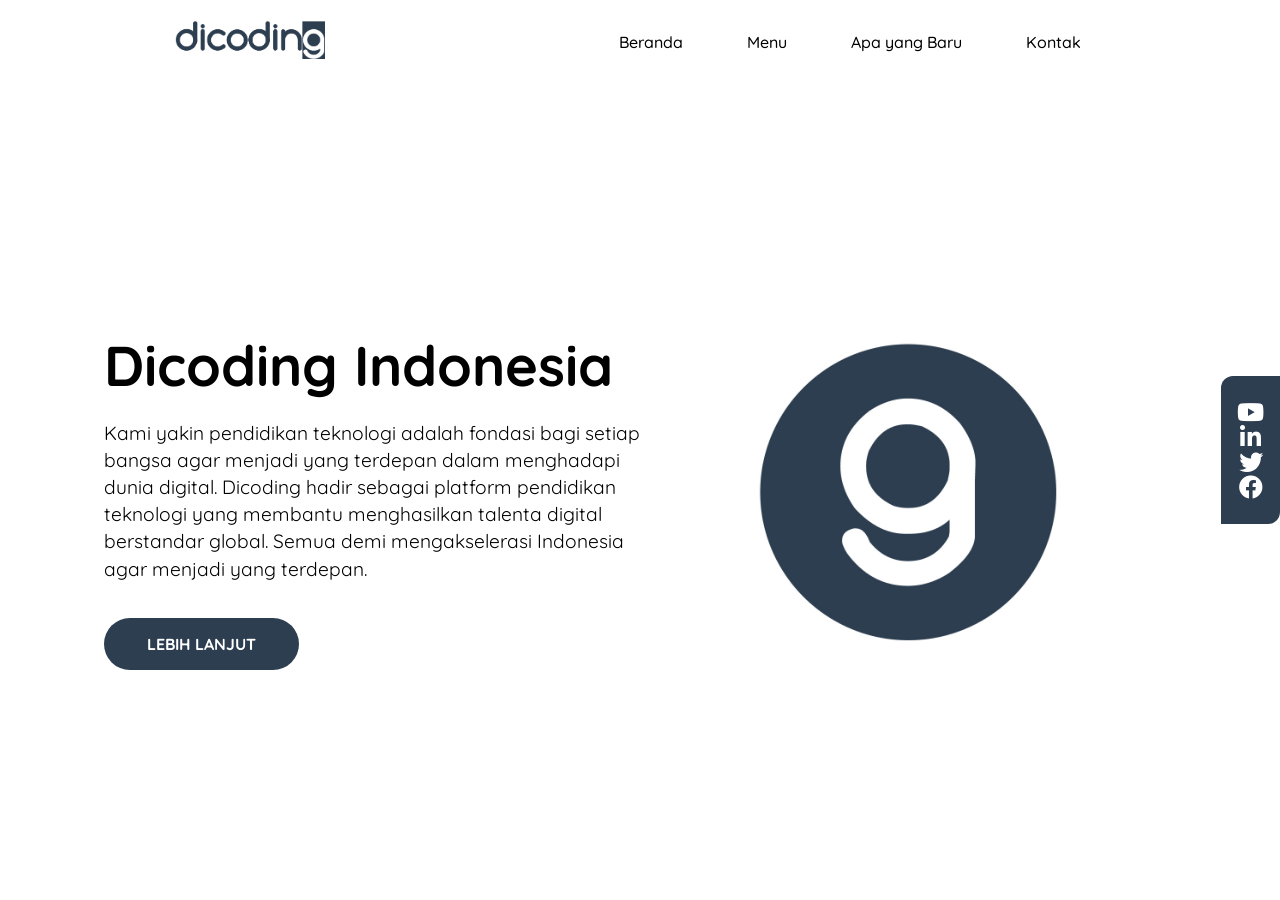
<file: LandingPage_Dicoding/index.html>
<!doctype html>
<html lang="en">
  <head>
    <meta charset="UTF-8" />
    <meta name="viewport" content="width=device-width, initial-scale=1.0" />
    <title>Landing Page Dicoding</title>

    <link rel="stylesheet" href="css/style.css" />
    <link rel="preconnect" href="https://fonts.googleapis.com" />
    <link rel="preconnect" href="https://fonts.gstatic.com" crossorigin />
    <link
      href="https://fonts.googleapis.com/css2?family=Oswald:wght@200..700&family=Oxygen:wght@300;400;700&family=Quicksand:wght@300..700&family=Roboto:ital,wght@0,100..900;1,100..900&family=Staatliches&display=swap"
      rel="stylesheet"
    />

    <link rel="stylesheet" href="https://cdnjs.cloudflare.com/ajax/libs/font-awesome/5.15.4/css/all.min.css" integrity="sha512-1ycn6IcaQQ40/MKBW2W4Rhis/DbILU74C1vSrLJxCq57o941Ym01SwNsOMqvEBFlcgUa6xLiPY/NS5R+E6ztJQ==" crossorigin="anonymous" referrerpolicy="no-referrer" />
  </head>
  <body>
    <header class="navbar-container">
      <div class="logo">
        <img src="img/dicoding-header-logo.png" alt="Dicoding Indonesia" />
      </div>
      <nav class="nav-list">
        <ul>
          <li><a href="#">Beranda</a></li>
          <li><a href="#">Menu</a></li>
          <li><a href="#">Apa yang Baru</a></li>
          <li><a href="#">Kontak</a></li>
        </ul>
      </nav>
    </header>

    <main>
        <div class="content">
            <div class="content-description">
                <h1 class="title">Dicoding Indonesia</h1>
                <p>
                    Kami yakin pendidikan teknologi adalah  fondasi bagi setiap bangsa agar menjadi yang
                    terdepan dalam menghadapi dunia digital. Dicoding hadir sebagai platform pendidikan
                    teknologi yang membantu menghasilkan talenta digital berstandar global. Semua demi
                    mengakselerasi Indonesia agar menjadi yang terdepan.
                </p>

                <button>Lebih Lanjut</button>
            </div>
            <div class="content-image">
                <img src="img/circle-g.jpg" alt="Dicoding Indonesia">
            </div>
        </div>

        <aside>
            <div class="social-media">
                <ul>
                    <li><a href="#" class="fab fa-youtube"></a></li>
                    <li><a href="#" class="fab fa-linkedin-in"></a></li>
                    <li><a href="#" class="fab fa-twitter"></a></li>
                    <li><a href="#" class="fab fa-facebook"></a></li>
                </ul>
            </div>
        </aside>
    </main>
  </body>
</html>
</file>
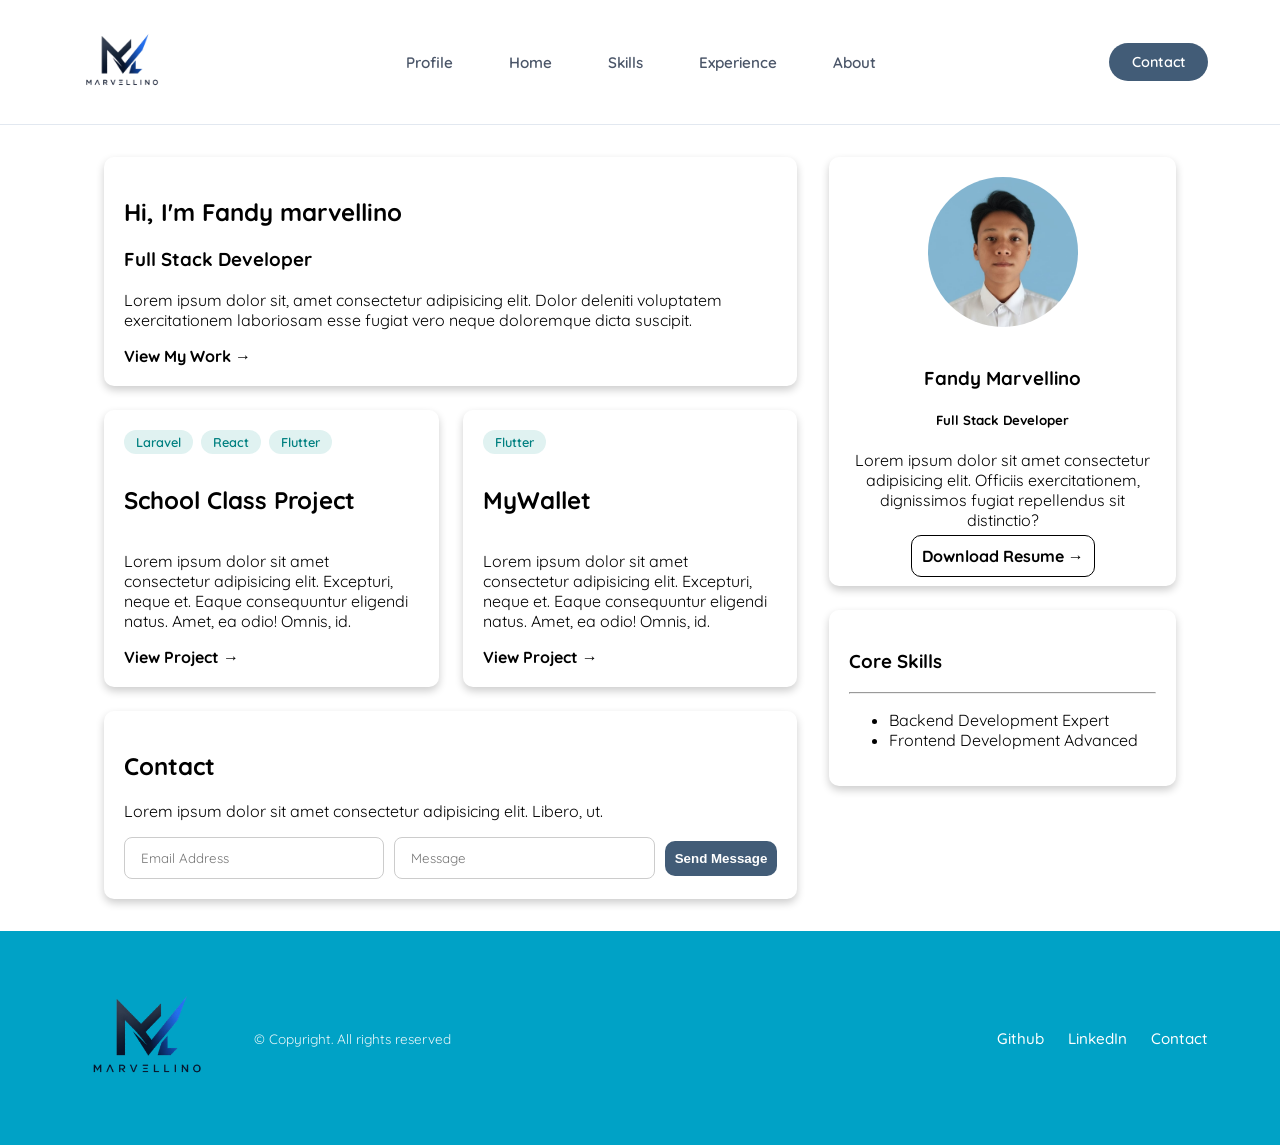
<file: Submision/index.html>
<!DOCTYPE html>
<html lang="en">
<head>
    <meta charset="UTF-8">
    <meta name="viewport" content="width=device-width, initial-scale=1.0">
    <title>Landing Page</title>
    
    <!-- css -->
    <link rel="stylesheet" href="asset/css/style.css">

    <!-- Google Fonts -->
    <link rel="preconnect" href="https://fonts.googleapis.com">
    <link rel="preconnect" href="https://fonts.gstatic.com" crossorigin>
    <link href="https://fonts.googleapis.com/css2?family=Oswald:wght@200..700&family=Oxygen:wght@300;400;700&family=Quicksand:wght@300..700&family=Roboto:ital,wght@0,100..900;1,100..900&family=Staatliches&display=swap" rel="stylesheet">
    </head>
<body>
    <header>
        <div class="nav-container">
        <div class="logo">
            <img src="asset/img/Logo.png" alt="logo">
        </div>
        <nav class="nav-list">
            <ul>
                <li><a href="https://www.dicoding.com/users/marvellino/academies">Profile</a></li>
                <li><a href="#">Home</a></li>
                <li><a href="#">Skills</a></li>
                <li><a href="#">Experience</a></li>
                <li><a href="#">About</a></li>
            </ul>
        </nav>
        <a href="#" class="btn-contact">Contact</a>
        </div>
    </header>

    <main>
        <div class="content">
            <article class="hero">
                <h1>Hi, I'm Fandy marvellino</h1>
                <h3>Full Stack Developer</h3>
                <p>
                    Lorem ipsum dolor sit, amet consectetur adipisicing elit. Dolor deleniti voluptatem exercitationem laboriosam esse fugiat vero neque doloremque dicta suscipit.
                </p>

                <span >View My Work →</span>
            </article>
            
            <div class="project-list">
                <article class="project-class">
                    <div class="tech-tags">
                        <span>Laravel</span>
                        <span>React</span>
                        <span>Flutter</span>
                    </div>
                    <h2>School Class Project</h2>
                    <p>Lorem ipsum dolor sit amet consectetur adipisicing elit. Excepturi, neque et. Eaque consequuntur eligendi natus. Amet, ea odio! Omnis, id.</p>

                    <span class="project-link">View Project →</span>

                </article>

                <article class="project-class">
                    <div class="tech-tags">
                        <span>Flutter</span>
                    </div>
                    <h2>MyWallet</h2>
                    <p>Lorem ipsum dolor sit amet consectetur adipisicing elit. Excepturi, neque et. Eaque consequuntur eligendi natus. Amet, ea odio! Omnis, id.</p>

                    <span class="project-link">View Project →</span>
                </article>

            </div>
            <article class="contact-card">
                <h1>Contact</h1>
                <p>Lorem ipsum dolor sit amet consectetur adipisicing elit. Libero, ut.</p>
                <form action="#" class="contact-form">
                    <input type="email" placeholder="Email Address" class="input">
                    <input type="text" placeholder="Message" class="input">
                    <button class="btn-send">Send Message</button>
                </form>
            </article>
        </div>

        <aside>
            <article class="profile-card">
                    <img src="asset/img/Pas foto.jpg" alt="Photo Profile">
                    <h3>Fandy Marvellino</h3>
                    <h5>Full Stack Developer</h5>
                    <p>Lorem ipsum dolor sit amet consectetur adipisicing elit. Officiis exercitationem, dignissimos fugiat repellendus sit distinctio?</p>

                    <a href="#" class="btn-resume">Download Resume →</a>
            </article>

            <article class="skills-card">
                <h1>Core Skills</h1>
                <hr>
                <ul class="skills-list">
                    <li class="skill-item">
                        <span>Backend Development</span>
                        <span>Expert</span>
                    </li>
                    <li class="skill-item">
                        <span>Frontend Development</span>
                        <span>Advanced</span>
                    </li>
                </ul>
            </article>
        </aside>
    </main>

    <footer>
        <div class="footer-container">
            <div class="footer-brand">
                <img src="asset/img/Logo.png" alt="logo">
                <p>&#169 Copyright. All rights reserved</p>
            </div>

            <ul class="footer-links">
                <li><a href="#">Github</a></li>
                <li><a href="#">LinkedIn</a></li>
                <li><a href="#">Contact</a></li>
            </ul>
        </div>
    </footer>
</body>
</html>
</file>
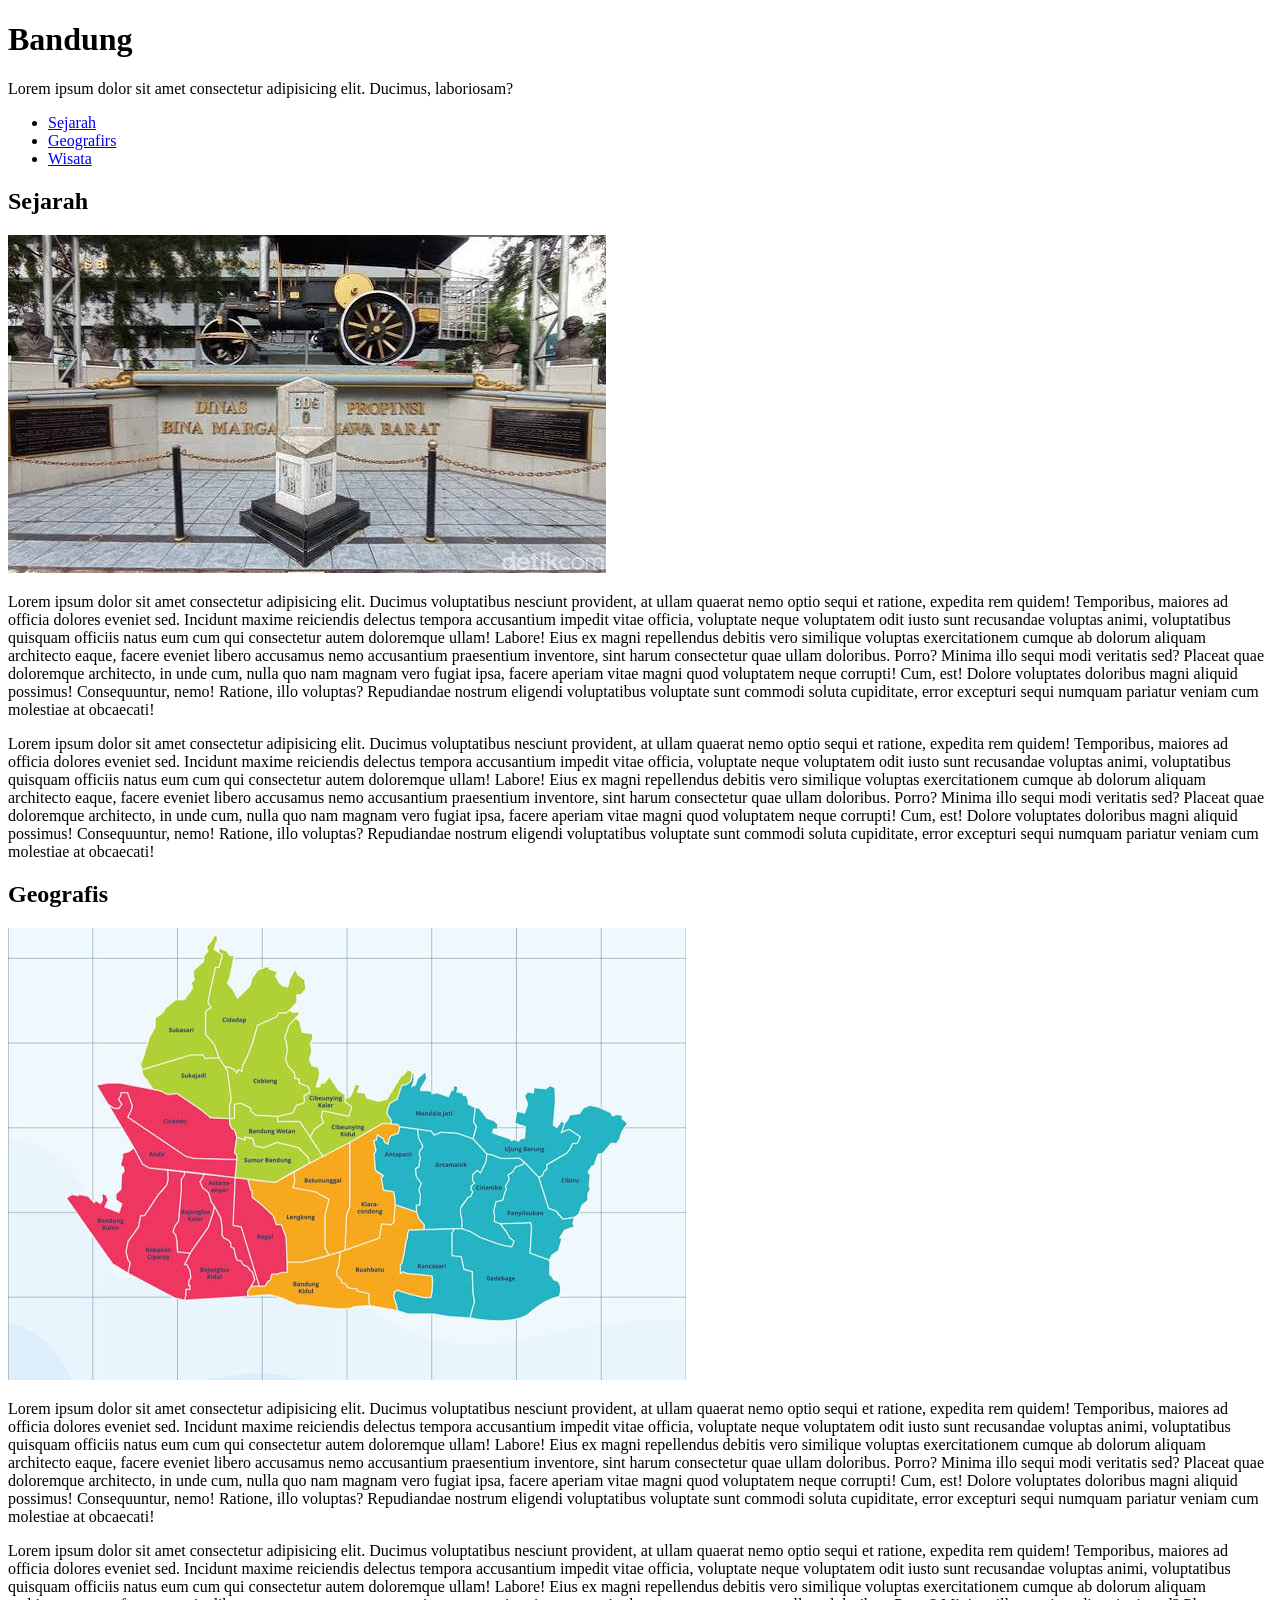
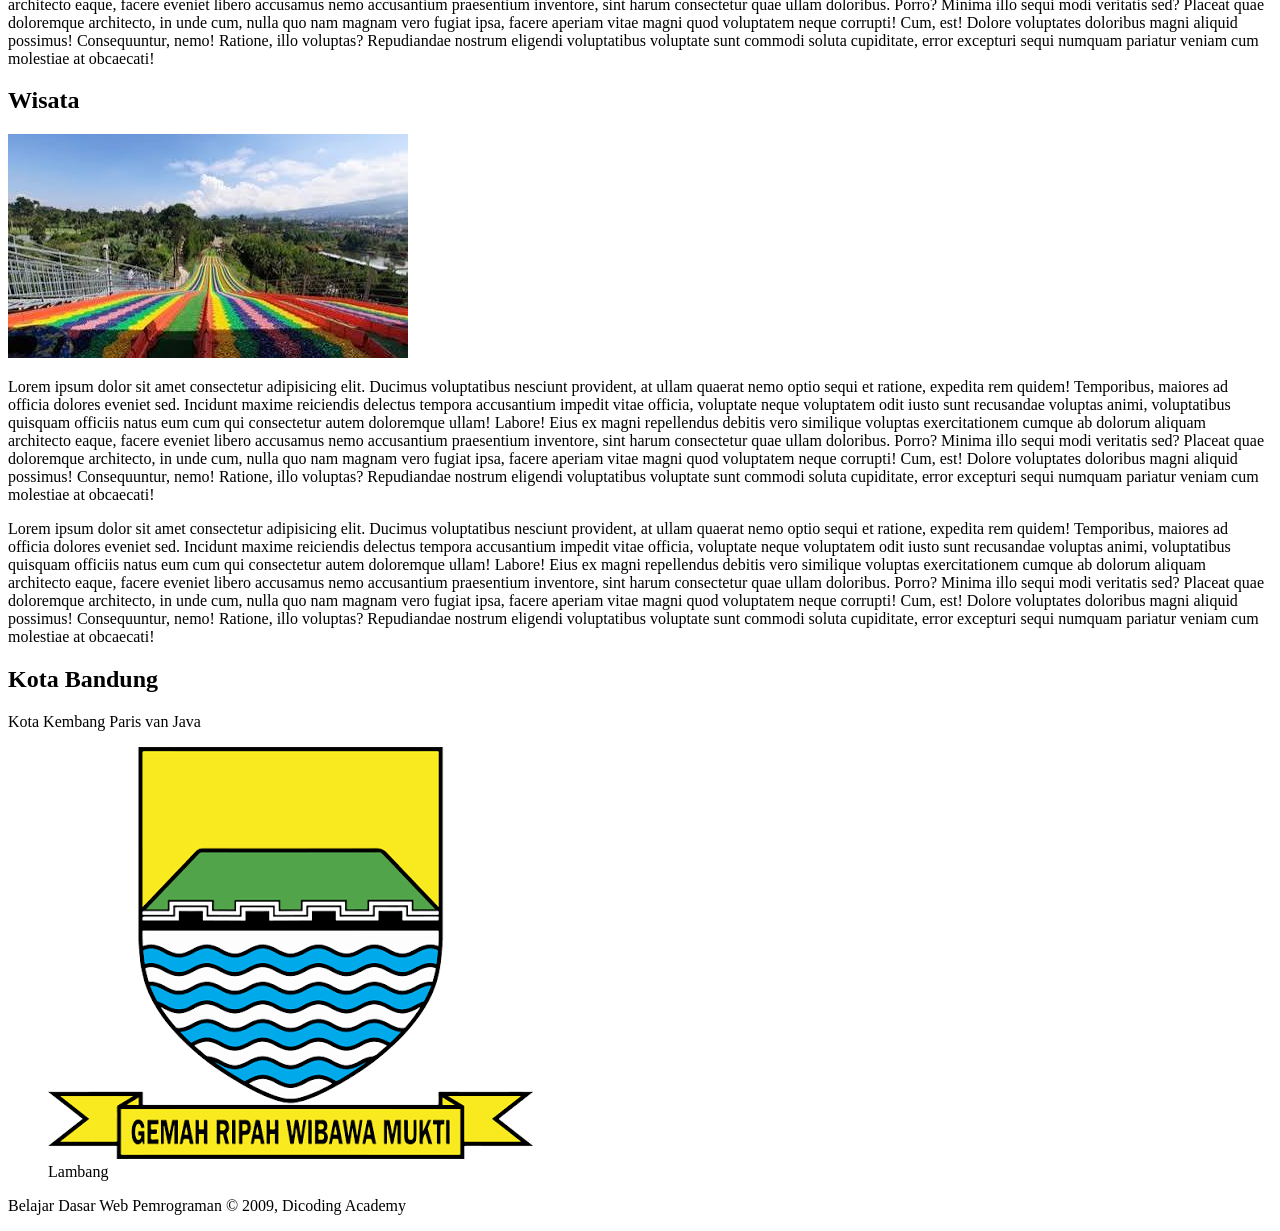
<file: Training/index.html>
<!doctype html>
<html lang="en">
  <head>
    <meta charset="UTF-8" />
    <meta name="viewport" content="width=device-width, initial-scale=1.0" />
    <title>Document</title>
  </head>
  <body>
    <h1>Bandung</h1>
    <p>
      Lorem ipsum dolor sit amet consectetur adipisicing elit. Ducimus,
      laboriosam?
    </p>

    <ul>
      <li><a href="#sejarah">Sejarah</a></li>
      <li><a href="#geografis">Geografirs</a></li>
      <li><a href="#wisata">Wisata</a></li>
    </ul>

    <main>
      <div id="content"">
        <article id="sejarah">
          <h2>Sejarah</h2>

          <img src="asset/sejarah.jpeg" alt="sejarah" />

          <p>
            Lorem ipsum dolor sit amet consectetur adipisicing elit. Ducimus
            voluptatibus nesciunt provident, at ullam quaerat nemo optio sequi
            et ratione, expedita rem quidem! Temporibus, maiores ad officia
            dolores eveniet sed. Incidunt maxime reiciendis delectus tempora
            accusantium impedit vitae officia, voluptate neque voluptatem odit
            iusto sunt recusandae voluptas animi, voluptatibus quisquam officiis
            natus eum cum qui consectetur autem doloremque ullam! Labore! Eius
            ex magni repellendus debitis vero similique voluptas exercitationem
            cumque ab dolorum aliquam architecto eaque, facere eveniet libero
            accusamus nemo accusantium praesentium inventore, sint harum
            consectetur quae ullam doloribus. Porro? Minima illo sequi modi
            veritatis sed? Placeat quae doloremque architecto, in unde cum,
            nulla quo nam magnam vero fugiat ipsa, facere aperiam vitae magni
            quod voluptatem neque corrupti! Cum, est! Dolore voluptates
            doloribus magni aliquid possimus! Consequuntur, nemo! Ratione, illo
            voluptas? Repudiandae nostrum eligendi voluptatibus voluptate sunt
            commodi soluta cupiditate, error excepturi sequi numquam pariatur
            veniam cum molestiae at obcaecati!
          </p>

          <p>
            Lorem ipsum dolor sit amet consectetur adipisicing elit. Ducimus
            voluptatibus nesciunt provident, at ullam quaerat nemo optio sequi
            et ratione, expedita rem quidem! Temporibus, maiores ad officia
            dolores eveniet sed. Incidunt maxime reiciendis delectus tempora
            accusantium impedit vitae officia, voluptate neque voluptatem odit
            iusto sunt recusandae voluptas animi, voluptatibus quisquam officiis
            natus eum cum qui consectetur autem doloremque ullam! Labore! Eius
            ex magni repellendus debitis vero similique voluptas exercitationem
            cumque ab dolorum aliquam architecto eaque, facere eveniet libero
            accusamus nemo accusantium praesentium inventore, sint harum
            consectetur quae ullam doloribus. Porro? Minima illo sequi modi
            veritatis sed? Placeat quae doloremque architecto, in unde cum,
            nulla quo nam magnam vero fugiat ipsa, facere aperiam vitae magni
            quod voluptatem neque corrupti! Cum, est! Dolore voluptates
            doloribus magni aliquid possimus! Consequuntur, nemo! Ratione, illo
            voluptas? Repudiandae nostrum eligendi voluptatibus voluptate sunt
            commodi soluta cupiditate, error excepturi sequi numquam pariatur
            veniam cum molestiae at obcaecati!
          </p>
        </article>

        <article id="geografis">
          <h2>Geografis</h2>

          <img src="asset/geografis.jpeg" alt="geografis" />

          <p>
            Lorem ipsum dolor sit amet consectetur adipisicing elit. Ducimus
            voluptatibus nesciunt provident, at ullam quaerat nemo optio sequi
            et ratione, expedita rem quidem! Temporibus, maiores ad officia
            dolores eveniet sed. Incidunt maxime reiciendis delectus tempora
            accusantium impedit vitae officia, voluptate neque voluptatem odit
            iusto sunt recusandae voluptas animi, voluptatibus quisquam officiis
            natus eum cum qui consectetur autem doloremque ullam! Labore! Eius
            ex magni repellendus debitis vero similique voluptas exercitationem
            cumque ab dolorum aliquam architecto eaque, facere eveniet libero
            accusamus nemo accusantium praesentium inventore, sint harum
            consectetur quae ullam doloribus. Porro? Minima illo sequi modi
            veritatis sed? Placeat quae doloremque architecto, in unde cum,
            nulla quo nam magnam vero fugiat ipsa, facere aperiam vitae magni
            quod voluptatem neque corrupti! Cum, est! Dolore voluptates
            doloribus magni aliquid possimus! Consequuntur, nemo! Ratione, illo
            voluptas? Repudiandae nostrum eligendi voluptatibus voluptate sunt
            commodi soluta cupiditate, error excepturi sequi numquam pariatur
            veniam cum molestiae at obcaecati!
          </p>

          <p>
            Lorem ipsum dolor sit amet consectetur adipisicing elit. Ducimus
            voluptatibus nesciunt provident, at ullam quaerat nemo optio sequi
            et ratione, expedita rem quidem! Temporibus, maiores ad officia
            dolores eveniet sed. Incidunt maxime reiciendis delectus tempora
            accusantium impedit vitae officia, voluptate neque voluptatem odit
            iusto sunt recusandae voluptas animi, voluptatibus quisquam officiis
            natus eum cum qui consectetur autem doloremque ullam! Labore! Eius
            ex magni repellendus debitis vero similique voluptas exercitationem
            cumque ab dolorum aliquam architecto eaque, facere eveniet libero
            accusamus nemo accusantium praesentium inventore, sint harum
            consectetur quae ullam doloribus. Porro? Minima illo sequi modi
            veritatis sed? Placeat quae doloremque architecto, in unde cum,
            nulla quo nam magnam vero fugiat ipsa, facere aperiam vitae magni
            quod voluptatem neque corrupti! Cum, est! Dolore voluptates
            doloribus magni aliquid possimus! Consequuntur, nemo! Ratione, illo
            voluptas? Repudiandae nostrum eligendi voluptatibus voluptate sunt
            commodi soluta cupiditate, error excepturi sequi numquam pariatur
            veniam cum molestiae at obcaecati!
          </p>
        </article>

        <article id="wisata">
          <h2>Wisata</h2>

          <img src="asset/wisata.jpeg" alt="wisata" />

          <p>
            Lorem ipsum dolor sit amet consectetur adipisicing elit. Ducimus
            voluptatibus nesciunt provident, at ullam quaerat nemo optio sequi
            et ratione, expedita rem quidem! Temporibus, maiores ad officia
            dolores eveniet sed. Incidunt maxime reiciendis delectus tempora
            accusantium impedit vitae officia, voluptate neque voluptatem odit
            iusto sunt recusandae voluptas animi, voluptatibus quisquam officiis
            natus eum cum qui consectetur autem doloremque ullam! Labore! Eius
            ex magni repellendus debitis vero similique voluptas exercitationem
            cumque ab dolorum aliquam architecto eaque, facere eveniet libero
            accusamus nemo accusantium praesentium inventore, sint harum
            consectetur quae ullam doloribus. Porro? Minima illo sequi modi
            veritatis sed? Placeat quae doloremque architecto, in unde cum,
            nulla quo nam magnam vero fugiat ipsa, facere aperiam vitae magni
            quod voluptatem neque corrupti! Cum, est! Dolore voluptates
            doloribus magni aliquid possimus! Consequuntur, nemo! Ratione, illo
            voluptas? Repudiandae nostrum eligendi voluptatibus voluptate sunt
            commodi soluta cupiditate, error excepturi sequi numquam pariatur
            veniam cum molestiae at obcaecati!
          </p>

          <p>
            Lorem ipsum dolor sit amet consectetur adipisicing elit. Ducimus
            voluptatibus nesciunt provident, at ullam quaerat nemo optio sequi
            et ratione, expedita rem quidem! Temporibus, maiores ad officia
            dolores eveniet sed. Incidunt maxime reiciendis delectus tempora
            accusantium impedit vitae officia, voluptate neque voluptatem odit
            iusto sunt recusandae voluptas animi, voluptatibus quisquam officiis
            natus eum cum qui consectetur autem doloremque ullam! Labore! Eius
            ex magni repellendus debitis vero similique voluptas exercitationem
            cumque ab dolorum aliquam architecto eaque, facere eveniet libero
            accusamus nemo accusantium praesentium inventore, sint harum
            consectetur quae ullam doloribus. Porro? Minima illo sequi modi
            veritatis sed? Placeat quae doloremque architecto, in unde cum,
            nulla quo nam magnam vero fugiat ipsa, facere aperiam vitae magni
            quod voluptatem neque corrupti! Cum, est! Dolore voluptates
            doloribus magni aliquid possimus! Consequuntur, nemo! Ratione, illo
            voluptas? Repudiandae nostrum eligendi voluptatibus voluptate sunt
            commodi soluta cupiditate, error excepturi sequi numquam pariatur
            veniam cum molestiae at obcaecati!
          </p>
        </article>
      </div>

      <aside>
        <article>
            <h2>Kota Bandung</h2>
            <p>Kota Kembang Paris van Java</p>
            <figure>
                <img src="asset/badge.png" alt="badge" />
                <figcaption>Lambang</figcaption>
            </figure>
        </article>
      </aside>
    </main>

    <footer>
      <p>Belajar Dasar Web Pemrograman &#169; 2009, Dicoding Academy</p>
    </footer>
  </body>
</html>
</file>
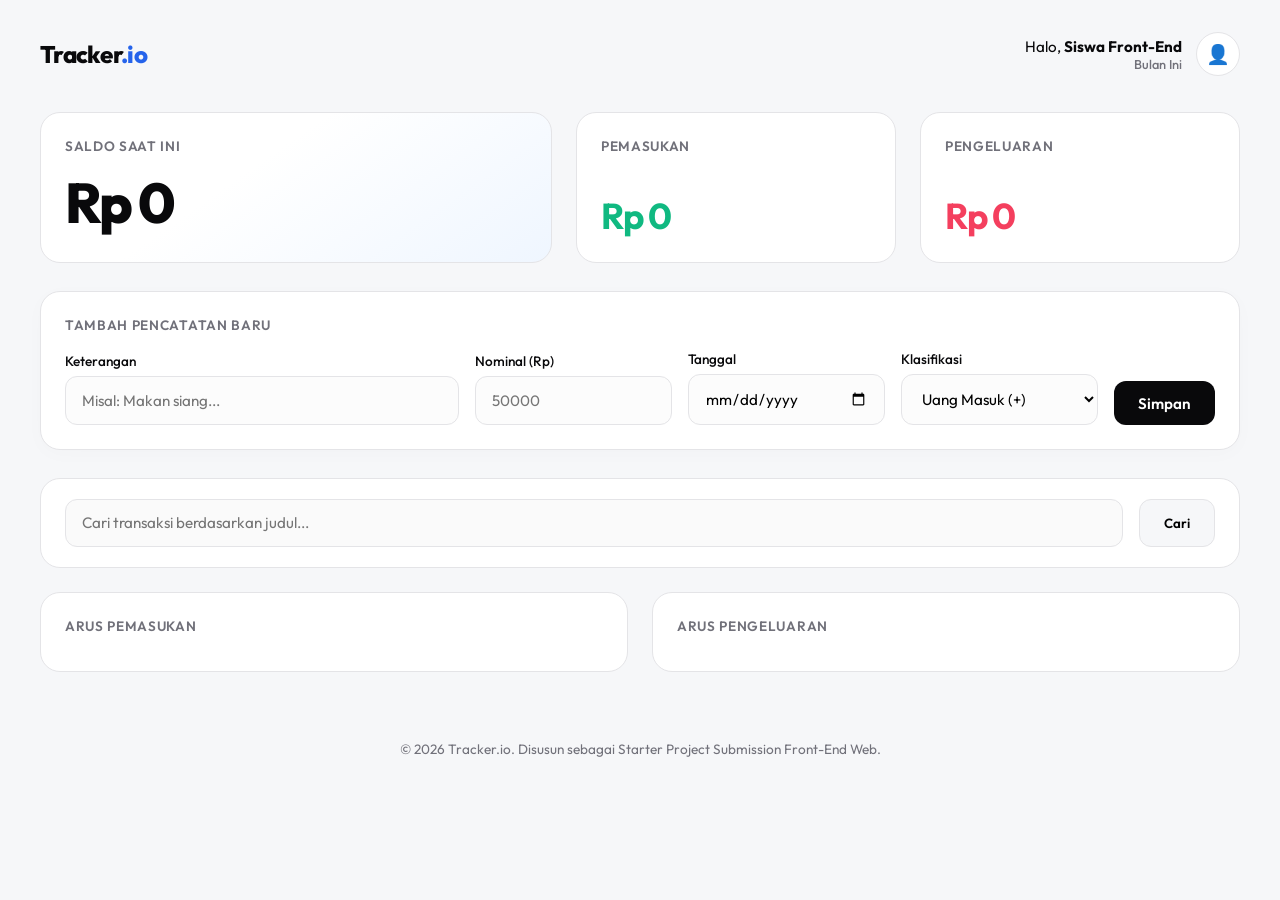
<file: frontend/expense-tracker-starter-project/index.html>
<!DOCTYPE html>
<html lang="id">
<head>
  <meta charset="UTF-8">
  <meta name="viewport" content="width=device-width, initial-scale=1.0">
  <title>Expense Tracker App</title>
  <link rel="stylesheet" href="style.css">
</head>
<body>

  <div class="tracker-app">

    <header class="tracker-header">
      <h1 class="tracker-header__title">Tracker<span style="color:var(--accent-blue)">.io</span></h1>
      <div class="tracker-header__user">
        <div class="tracker-header__user-info">
          <!-- TODO: Ganti "Siswa Front-End" dengan Nama Lengkap dan Username Dicoding kamu.
               Contoh: Halo, <strong>Budi (bdi002)</strong> -->
          <span class="tracker-header__greeting">Halo, <strong>Siswa Front-End</strong></span>
          <span class="tracker-header__date">Bulan Ini</span>
        </div>
        <div class="tracker-header__avatar" role="img" aria-label="Avatar Pengguna" aria-hidden="true">👤</div>
      </div>
    </header>

    <main>
      <section class="tracker-summary" aria-labelledby="summary-heading">
        <h2 id="summary-heading" class="visually-hidden">Ringkasan Keuangan</h2>

        <div class="tracker-summary__balance">
          <h3 class="tracker-summary__label">Saldo Saat Ini</h3>
          <p class="tracker-summary__balance-amount">Rp 0</p>
        </div>

        <div class="tracker-summary__stat">
          <h3 class="tracker-summary__label">Pemasukan</h3>
          <p class="tracker-summary__stat-amount tracker-summary__stat-amount--income">Rp 0</p>
        </div>

        <div class="tracker-summary__stat">
          <h3 class="tracker-summary__label">Pengeluaran</h3>
          <p class="tracker-summary__stat-amount tracker-summary__stat-amount--expense">Rp 0</p>
        </div>
      </section>

      <section class="tracker-form-section" aria-labelledby="form-heading">
        <div class="tracker-form-section__card">
          <h2 id="form-heading" class="tracker-form-section__heading">Tambah Pencatatan Baru</h2>

          <form id="transactionForm" data-testid="transactionForm" class="tracker-form">
            <div class="tracker-form__field">
              <label class="tracker-form__label" for="transactionFormTitleInput">Keterangan</label>
              <input type="text" id="transactionFormTitleInput" data-testid="transactionFormTitleInput" class="tracker-form__input" placeholder="Misal: Makan siang...">
            </div>
            <div class="tracker-form__field">
              <label class="tracker-form__label" for="transactionFormAmountInput">Nominal (Rp)</label>
              <input type="number" id="transactionFormAmountInput" data-testid="transactionFormAmountInput" class="tracker-form__input" placeholder="50000">
            </div>
            <div class="tracker-form__field">
              <label class="tracker-form__label" for="transactionFormDateInput">Tanggal</label>
              <input type="date" id="transactionFormDateInput" data-testid="transactionFormDateInput" class="tracker-form__input">
            </div>
            <div class="tracker-form__field">
              <label class="tracker-form__label" for="transactionFormTypeSelect">Klasifikasi</label>
              <select id="transactionFormTypeSelect" data-testid="transactionFormTypeSelect" class="tracker-form__input">
                <option value="income">Uang Masuk (+)</option>
                <option value="expense">Uang Keluar (-)</option>
              </select>
            </div>
            <button type="submit" data-testid="transactionFormSubmitButton" class="tracker-form__submit">Simpan</button>
          </form>
        </div>
      </section>

      <section class="tracker-history" aria-labelledby="history-heading">
        <h2 id="history-heading" class="visually-hidden">Riwayat Transaksi</h2>

        <div class="tracker-search">
          <form id="searchTransactionForm" data-testid="searchTransactionForm" class="tracker-search__form" role="search">
            <input type="search" id="searchTransactionFormTitleInput" data-testid="searchTransactionFormTitleInput" class="tracker-form__input" placeholder="Cari transaksi berdasarkan judul..." aria-label="Kata kunci pencarian transaksi">
            <button type="submit" data-testid="searchTransactionFormSubmitButton" class="tracker-search__submit" aria-label="Mulai Pencarian">Cari</button>
          </form>
        </div>

        <div class="tracker-history__grid">
          <div class="tracker-transaction-list">
            <div class="tracker-transaction-list__header">
              <h3 class="tracker-transaction-list__title">Arus Pemasukan</h3>
            </div>
            <!-- Jangan ubah atau hapus atribut data-testid pada elemen berikut -->
            <div id="incomeList" data-testid="incomeList" class="tracker-transaction-list__container">
              <!-- Kartu transaksi pemasukan akan disisipkan di sini oleh JavaScript -->
            </div>
          </div>

          <div class="tracker-transaction-list">
            <div class="tracker-transaction-list__header">
              <h3 class="tracker-transaction-list__title">Arus Pengeluaran</h3>
            </div>
            <!-- Jangan ubah atau hapus atribut data-testid pada elemen berikut -->
            <div id="expenseList" data-testid="expenseList" class="tracker-transaction-list__container">
              <!-- Kartu transaksi pengeluaran akan disisipkan di sini oleh JavaScript -->
            </div>
          </div>
        </div>
      </section>

    </main>

    <footer class="tracker-footer">
      <p>&#169; 2026 Tracker.io. Disusun sebagai Starter Project Submission Front-End Web.</p>
    </footer>

  </div>

  <script src="main.js"></script>
</body>
</html>
</file>
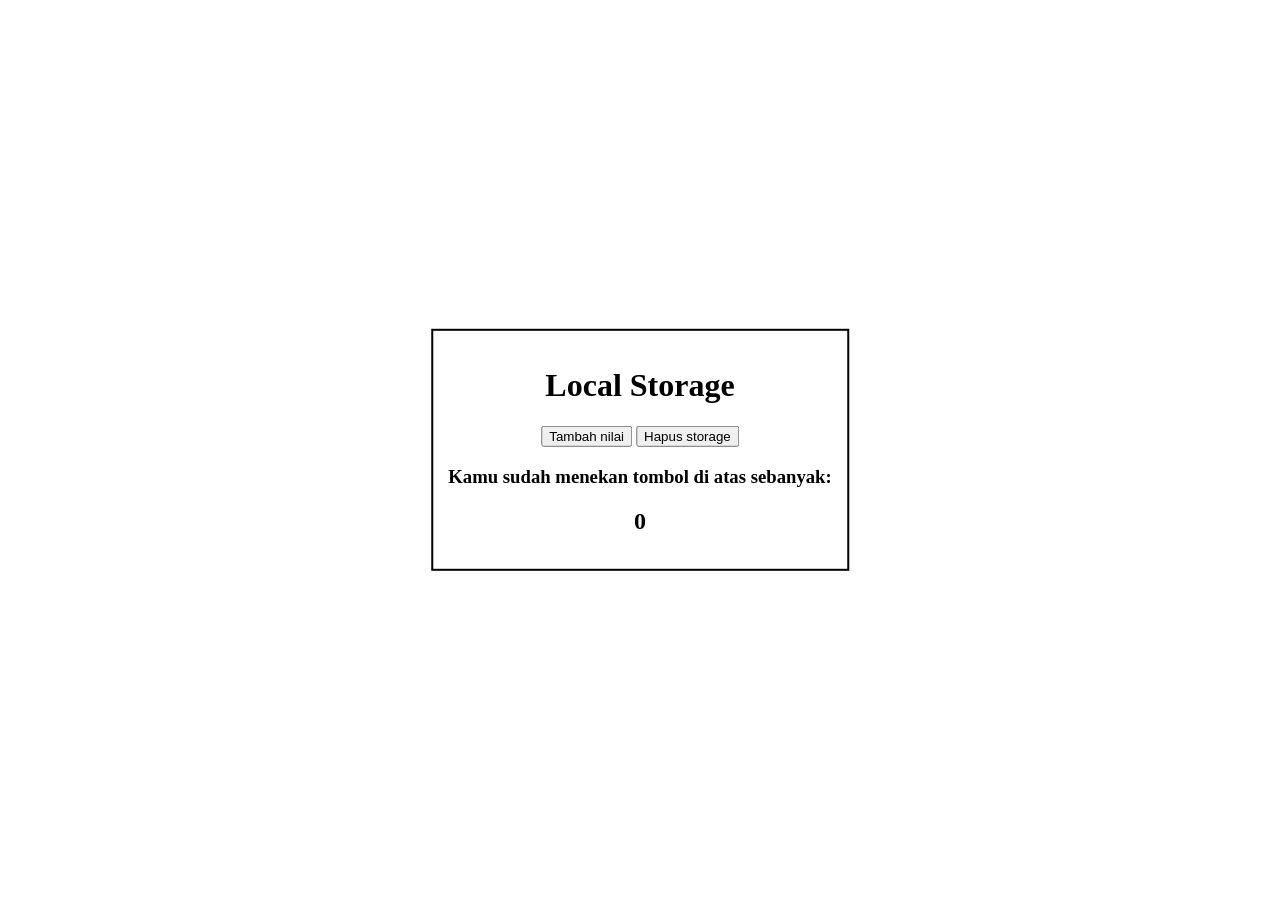
<file: frontend/webStorage/index.html>
<!DOCTYPE html>
<html lang="en">
<head>
    <meta charset="UTF-8">
    <meta name="viewport" content="width=device-width, initial-scale=1.0">
    <title>Web Storage World</title>

    <link rel="stylesheet" href="style.css">
</head>
<body>
    <main class="contents" align="center">
        <h1>Local Storage</h1>

        <button id="incrementButton">Tambah nilai</button>
        <button id="clear">Hapus storage</button>

        <h3>Kamu sudah menekan tombol di atas sebanyak:</h3>
        <h2 id="count">0</h2>
    </main>

    <script src="script.js"></script>
</body>
</html>
</file>
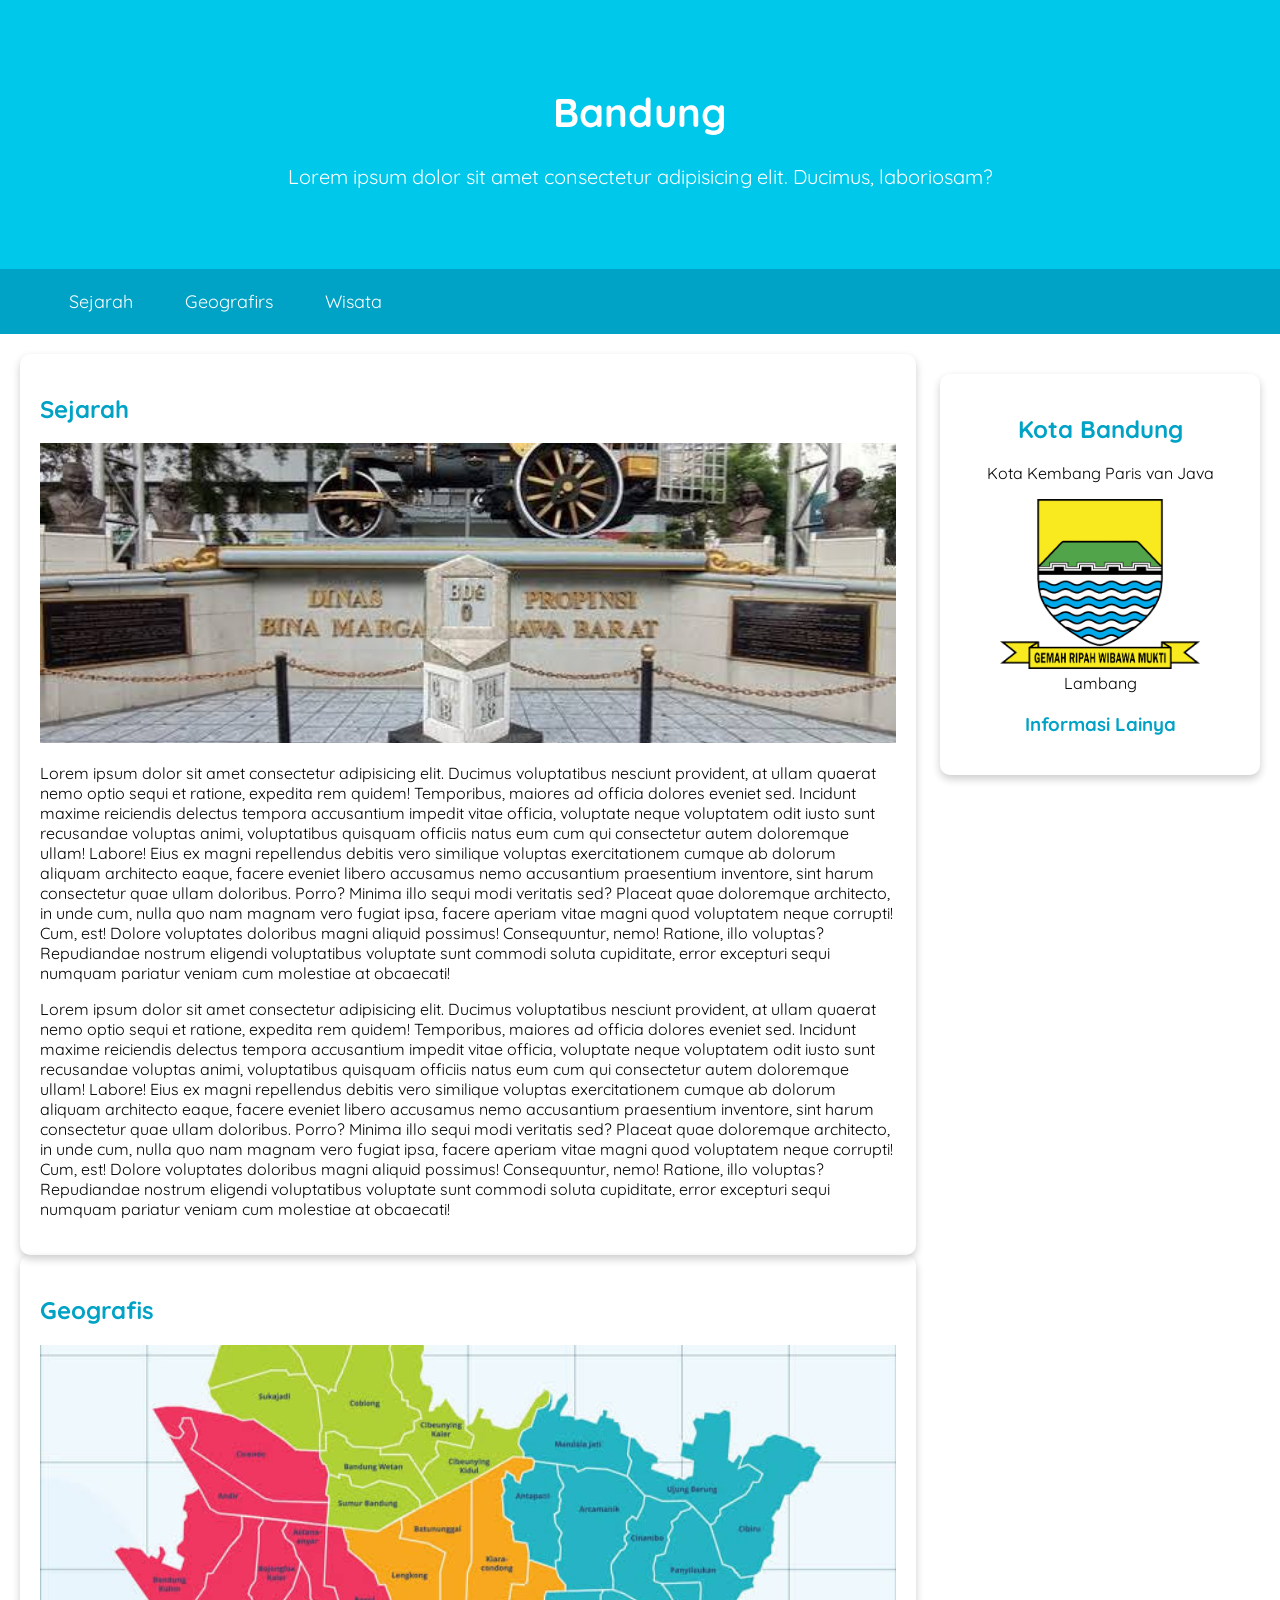
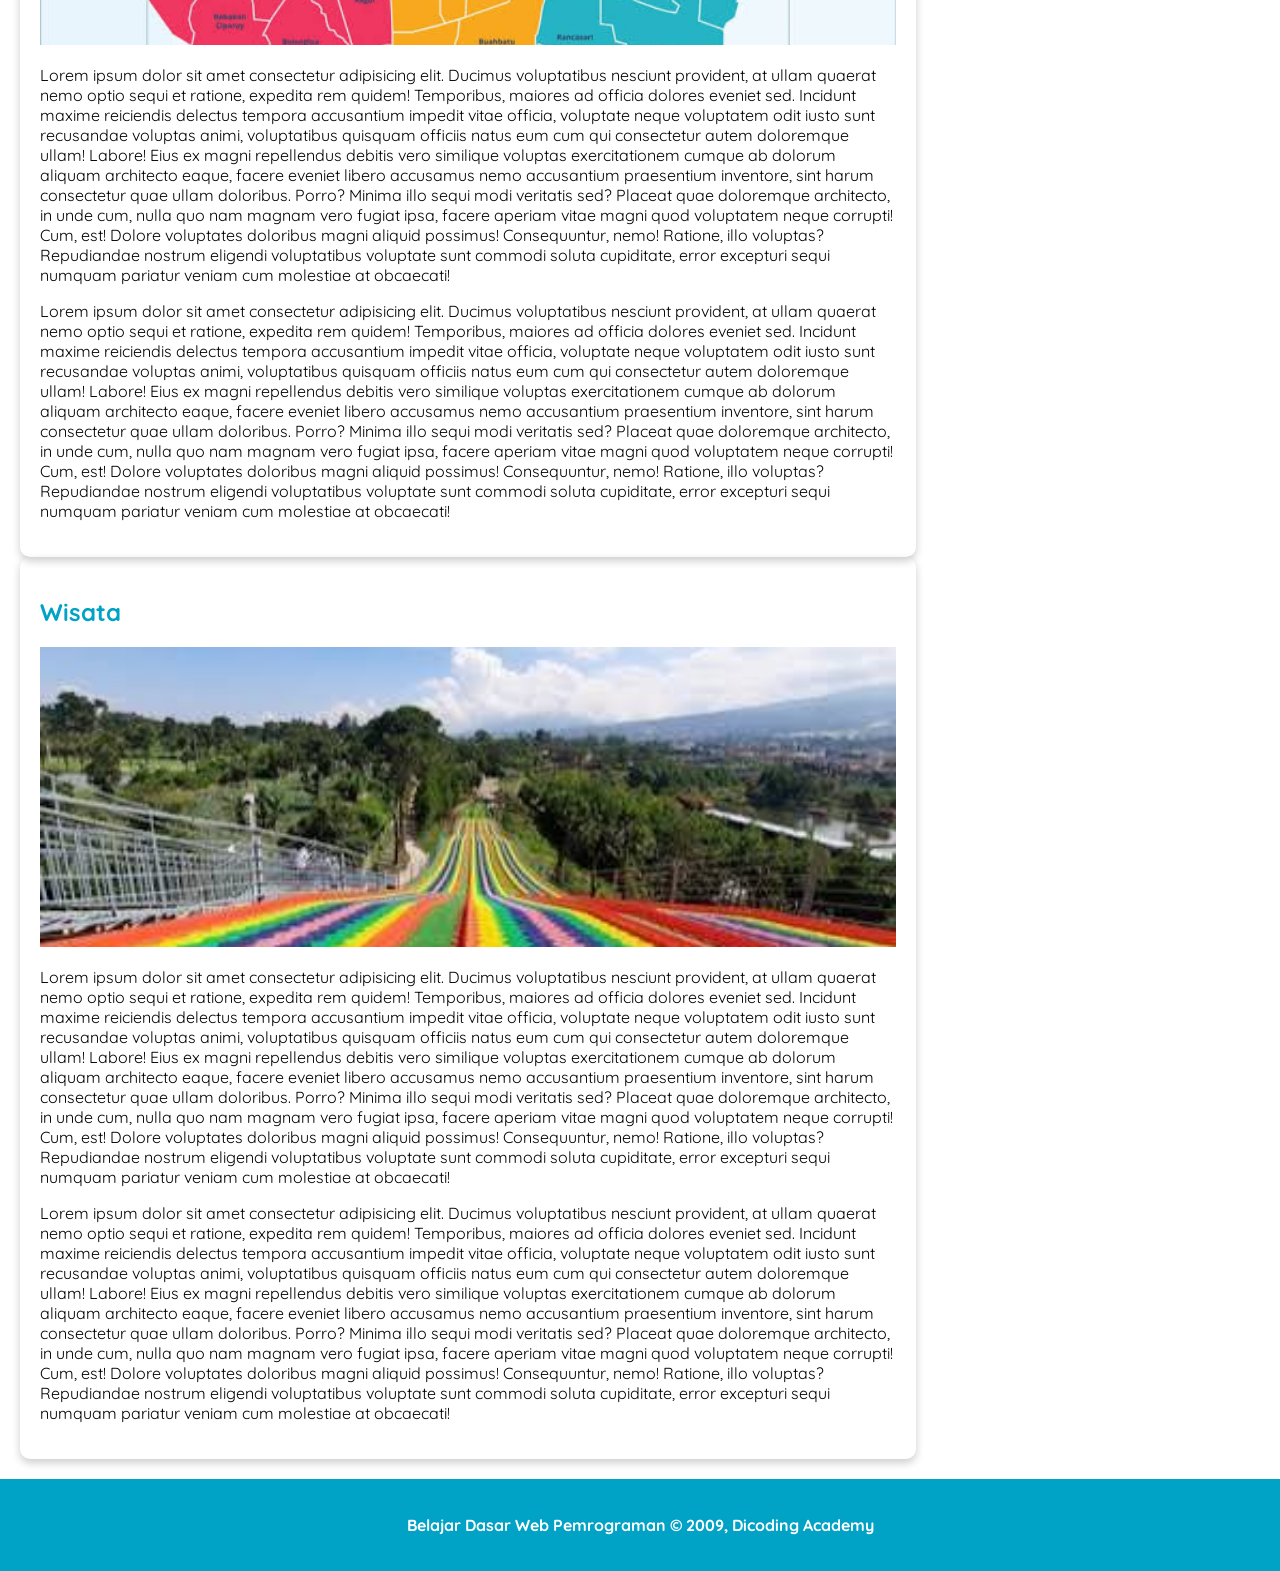
<file: Training/html/index.html>
<!doctype html>
<html lang="en">
  <head>
    <meta charset="UTF-8" />
    <meta name="viewport" content="width=device-width, initial-scale=1.0" />
    <title>Document</title>
    <link rel="stylesheet" href="../css/style.css">
    <link rel="preconnect" href="https://fonts.googleapis.com">
<link rel="preconnect" href="https://fonts.gstatic.com" crossorigin>
<link href="https://fonts.googleapis.com/css2?family=Oswald:wght@200..700&family=Oxygen:wght@300;400;700&family=Quicksand:wght@300..700&family=Roboto:ital,wght@0,100..900;1,100..900&family=Staatliches&display=swap" rel="stylesheet">
  </head>
  <body>
    <header>
      <div class="jumbotron">
        <h1>Bandung</h1>
        <p>
          Lorem ipsum dolor sit amet consectetur adipisicing elit. Ducimus,
          laboriosam?
        </p>
      </div>
      <nav>
        <ul>
          <li><a href="#sejarah">Sejarah</a></li>
          <li><a href="#geografis">Geografirs</a></li>
          <li><a href="#wisata">Wisata</a></li>
        </ul>
      </nav>
    </header>
    
    

    <main>
      <div id="content">
        <article id="sejarah" class="card">
          <h2>Sejarah</h2>

          <img src="../asset/sejarah.jpeg" alt="sejarah"  class="featured-image"/>

          <p>
            Lorem ipsum dolor sit amet consectetur adipisicing elit. Ducimus
            voluptatibus nesciunt provident, at ullam quaerat nemo optio sequi
            et ratione, expedita rem quidem! Temporibus, maiores ad officia
            dolores eveniet sed. Incidunt maxime reiciendis delectus tempora
            accusantium impedit vitae officia, voluptate neque voluptatem odit
            iusto sunt recusandae voluptas animi, voluptatibus quisquam officiis
            natus eum cum qui consectetur autem doloremque ullam! Labore! Eius
            ex magni repellendus debitis vero similique voluptas exercitationem
            cumque ab dolorum aliquam architecto eaque, facere eveniet libero
            accusamus nemo accusantium praesentium inventore, sint harum
            consectetur quae ullam doloribus. Porro? Minima illo sequi modi
            veritatis sed? Placeat quae doloremque architecto, in unde cum,
            nulla quo nam magnam vero fugiat ipsa, facere aperiam vitae magni
            quod voluptatem neque corrupti! Cum, est! Dolore voluptates
            doloribus magni aliquid possimus! Consequuntur, nemo! Ratione, illo
            voluptas? Repudiandae nostrum eligendi voluptatibus voluptate sunt
            commodi soluta cupiditate, error excepturi sequi numquam pariatur
            veniam cum molestiae at obcaecati!
          </p>

          <p>
            Lorem ipsum dolor sit amet consectetur adipisicing elit. Ducimus
            voluptatibus nesciunt provident, at ullam quaerat nemo optio sequi
            et ratione, expedita rem quidem! Temporibus, maiores ad officia
            dolores eveniet sed. Incidunt maxime reiciendis delectus tempora
            accusantium impedit vitae officia, voluptate neque voluptatem odit
            iusto sunt recusandae voluptas animi, voluptatibus quisquam officiis
            natus eum cum qui consectetur autem doloremque ullam! Labore! Eius
            ex magni repellendus debitis vero similique voluptas exercitationem
            cumque ab dolorum aliquam architecto eaque, facere eveniet libero
            accusamus nemo accusantium praesentium inventore, sint harum
            consectetur quae ullam doloribus. Porro? Minima illo sequi modi
            veritatis sed? Placeat quae doloremque architecto, in unde cum,
            nulla quo nam magnam vero fugiat ipsa, facere aperiam vitae magni
            quod voluptatem neque corrupti! Cum, est! Dolore voluptates
            doloribus magni aliquid possimus! Consequuntur, nemo! Ratione, illo
            voluptas? Repudiandae nostrum eligendi voluptatibus voluptate sunt
            commodi soluta cupiditate, error excepturi sequi numquam pariatur
            veniam cum molestiae at obcaecati!
          </p>
        </article>

        <article id="geografis" class="card">
          <h2>Geografis</h2>

          <img src="../asset/geografis.jpeg" alt="geografis" class="featured-image"/>

          <p>
            Lorem ipsum dolor sit amet consectetur adipisicing elit. Ducimus
            voluptatibus nesciunt provident, at ullam quaerat nemo optio sequi
            et ratione, expedita rem quidem! Temporibus, maiores ad officia
            dolores eveniet sed. Incidunt maxime reiciendis delectus tempora
            accusantium impedit vitae officia, voluptate neque voluptatem odit
            iusto sunt recusandae voluptas animi, voluptatibus quisquam officiis
            natus eum cum qui consectetur autem doloremque ullam! Labore! Eius
            ex magni repellendus debitis vero similique voluptas exercitationem
            cumque ab dolorum aliquam architecto eaque, facere eveniet libero
            accusamus nemo accusantium praesentium inventore, sint harum
            consectetur quae ullam doloribus. Porro? Minima illo sequi modi
            veritatis sed? Placeat quae doloremque architecto, in unde cum,
            nulla quo nam magnam vero fugiat ipsa, facere aperiam vitae magni
            quod voluptatem neque corrupti! Cum, est! Dolore voluptates
            doloribus magni aliquid possimus! Consequuntur, nemo! Ratione, illo
            voluptas? Repudiandae nostrum eligendi voluptatibus voluptate sunt
            commodi soluta cupiditate, error excepturi sequi numquam pariatur
            veniam cum molestiae at obcaecati!
          </p>

          <p>
            Lorem ipsum dolor sit amet consectetur adipisicing elit. Ducimus
            voluptatibus nesciunt provident, at ullam quaerat nemo optio sequi
            et ratione, expedita rem quidem! Temporibus, maiores ad officia
            dolores eveniet sed. Incidunt maxime reiciendis delectus tempora
            accusantium impedit vitae officia, voluptate neque voluptatem odit
            iusto sunt recusandae voluptas animi, voluptatibus quisquam officiis
            natus eum cum qui consectetur autem doloremque ullam! Labore! Eius
            ex magni repellendus debitis vero similique voluptas exercitationem
            cumque ab dolorum aliquam architecto eaque, facere eveniet libero
            accusamus nemo accusantium praesentium inventore, sint harum
            consectetur quae ullam doloribus. Porro? Minima illo sequi modi
            veritatis sed? Placeat quae doloremque architecto, in unde cum,
            nulla quo nam magnam vero fugiat ipsa, facere aperiam vitae magni
            quod voluptatem neque corrupti! Cum, est! Dolore voluptates
            doloribus magni aliquid possimus! Consequuntur, nemo! Ratione, illo
            voluptas? Repudiandae nostrum eligendi voluptatibus voluptate sunt
            commodi soluta cupiditate, error excepturi sequi numquam pariatur
            veniam cum molestiae at obcaecati!
          </p>
        </article>

        <article id="wisata" class="card">
          <h2>Wisata</h2>

          <img src="../asset/wisata.jpeg" alt="wisata" class="featured-image"/>

          <p>
            Lorem ipsum dolor sit amet consectetur adipisicing elit. Ducimus
            voluptatibus nesciunt provident, at ullam quaerat nemo optio sequi
            et ratione, expedita rem quidem! Temporibus, maiores ad officia
            dolores eveniet sed. Incidunt maxime reiciendis delectus tempora
            accusantium impedit vitae officia, voluptate neque voluptatem odit
            iusto sunt recusandae voluptas animi, voluptatibus quisquam officiis
            natus eum cum qui consectetur autem doloremque ullam! Labore! Eius
            ex magni repellendus debitis vero similique voluptas exercitationem
            cumque ab dolorum aliquam architecto eaque, facere eveniet libero
            accusamus nemo accusantium praesentium inventore, sint harum
            consectetur quae ullam doloribus. Porro? Minima illo sequi modi
            veritatis sed? Placeat quae doloremque architecto, in unde cum,
            nulla quo nam magnam vero fugiat ipsa, facere aperiam vitae magni
            quod voluptatem neque corrupti! Cum, est! Dolore voluptates
            doloribus magni aliquid possimus! Consequuntur, nemo! Ratione, illo
            voluptas? Repudiandae nostrum eligendi voluptatibus voluptate sunt
            commodi soluta cupiditate, error excepturi sequi numquam pariatur
            veniam cum molestiae at obcaecati!
          </p>

          <p>
            Lorem ipsum dolor sit amet consectetur adipisicing elit. Ducimus
            voluptatibus nesciunt provident, at ullam quaerat nemo optio sequi
            et ratione, expedita rem quidem! Temporibus, maiores ad officia
            dolores eveniet sed. Incidunt maxime reiciendis delectus tempora
            accusantium impedit vitae officia, voluptate neque voluptatem odit
            iusto sunt recusandae voluptas animi, voluptatibus quisquam officiis
            natus eum cum qui consectetur autem doloremque ullam! Labore! Eius
            ex magni repellendus debitis vero similique voluptas exercitationem
            cumque ab dolorum aliquam architecto eaque, facere eveniet libero
            accusamus nemo accusantium praesentium inventore, sint harum
            consectetur quae ullam doloribus. Porro? Minima illo sequi modi
            veritatis sed? Placeat quae doloremque architecto, in unde cum,
            nulla quo nam magnam vero fugiat ipsa, facere aperiam vitae magni
            quod voluptatem neque corrupti! Cum, est! Dolore voluptates
            doloribus magni aliquid possimus! Consequuntur, nemo! Ratione, illo
            voluptas? Repudiandae nostrum eligendi voluptatibus voluptate sunt
            commodi soluta cupiditate, error excepturi sequi numquam pariatur
            veniam cum molestiae at obcaecati!
          </p>
        </article>
      </div>

      <aside>
        <article class="profile" >
            <h2>Kota Bandung</h2>
            <p>Kota Kembang Paris van Java</p>
            <figure>
                <img src="../asset/badge.png" alt="badge" />
                <figcaption>Lambang</figcaption>
            </figure>
            <h3>Informasi Lainya</h3>
        </article>
      </aside>
    </main>

    <footer>
      <p>Belajar Dasar Web Pemrograman &#169; 2009, Dicoding Academy</p>
    </footer>
  </body>
</html>
</file>
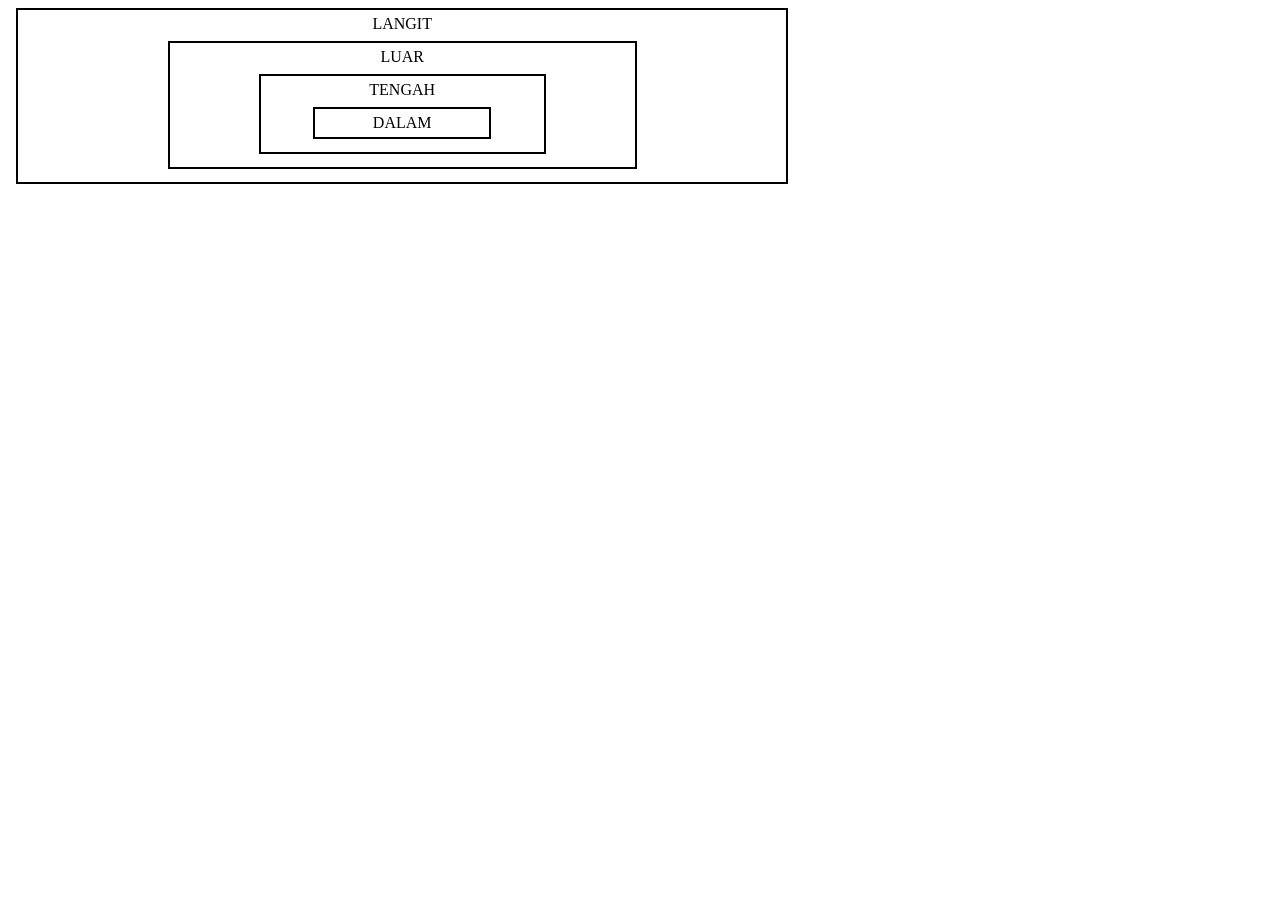
<file: frontend/EVENT/bubbling_N_capturing/index.html>
<!DOCTYPE html>
<html lang="en">
<head>
    <meta charset="UTF-8">
    <meta name="viewport" content="width=device-width, initial-scale=1.0">
    <title>Bubbling World</title>

    <link rel="stylesheet" href="style.css">
</head>
<body>
    <!-- <div onclick="alert('Elemen Langit')" align="center">
        LANGIT
        <div onclick="alert('Elemen Luar')" align="center">
            LUAR
            <div onclick="alert('Elemen Tengah')" align="center">
                TENGAH
                <div onclick="alert('Elemen Dalam')" align="center">
                    DALAM
                </div>
            </div>
        </div>
    </div> -->
    <div id="langit" align="center">
        LANGIT
        <div id="luar" align="center">
            LUAR
            <div id="tengah" align="center">
                TENGAH
                <div id="dalam" align="center">
                    DALAM
                </div>
            </div>
        </div>
    </div>

    <script src="script.js"></script>
</body>
</html>
</file>
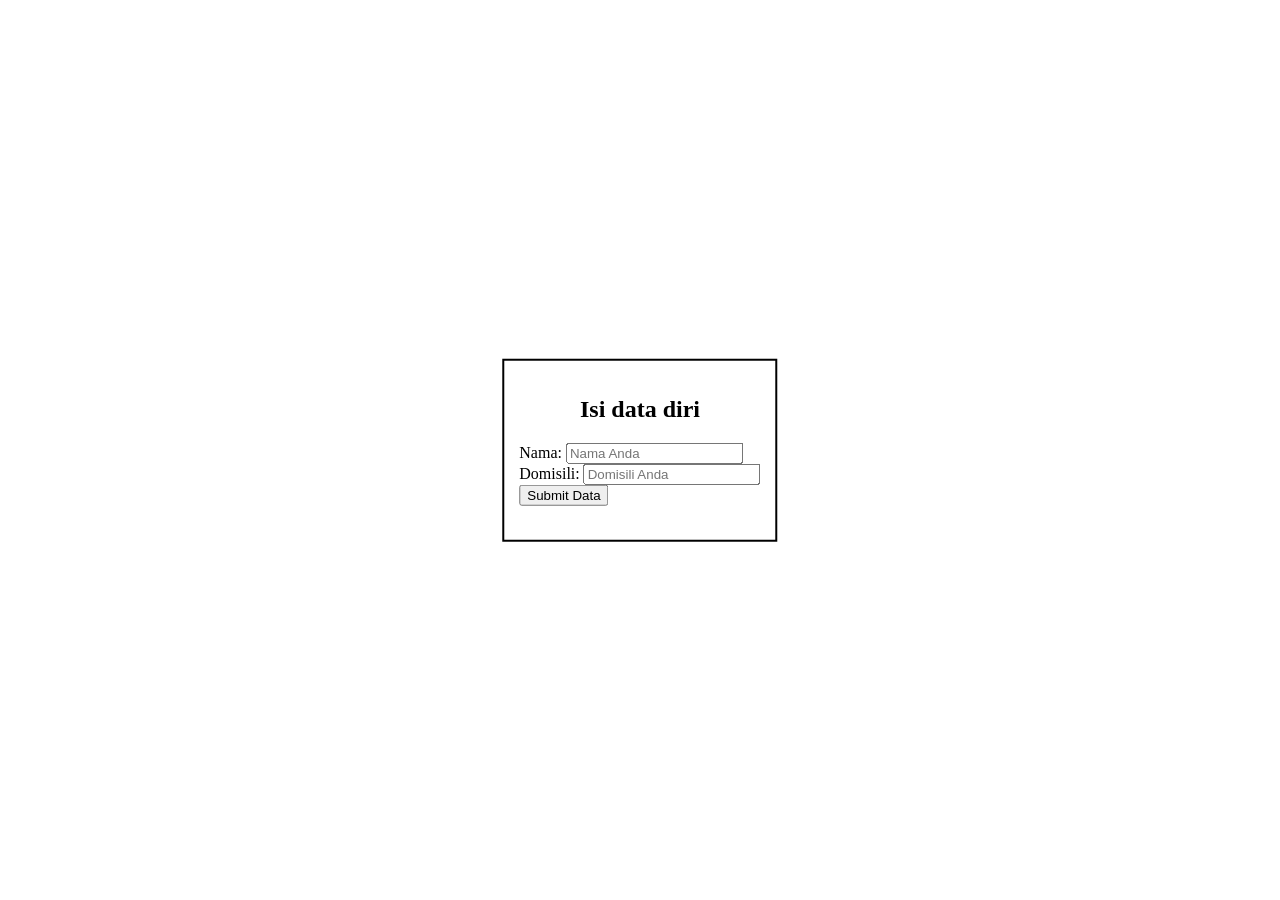
<file: frontend/EVENT/form/index.html>
<!DOCTYPE html>
<html lang="en">
<head>
    <meta charset="UTF-8">
    <meta name="viewport" content="width=device-width, initial-scale=1.0">
    <title>Form World</title>

    <link rel="stylesheet" href="style.css">
</head>
<body>
    <div class="contents">
        <h2 align="center"> Isi data diri</h2>

        <div class="formContent">
            <form id="formDataDiri">
                <div class="form-element">
                    <label for="inputnama">Nama:</label>
                    <input type="text" id="inputNama" name="nama" placeholder="Nama Anda" required>
                    <br>
                </div>

                <div class="form-element">
                    <label for="inputDomisili">Domisili:</label>
                    <input type="text" id="inputDomisili" name="domisili" placeholder="Domisili Anda" required>
                    <br>
                </div>

                <div class="form-element">
                    <input type="submit" value="Submit Data">
                </div>
            </form>
        </div>

        <h3 id="messageAfterSubmit"></h3>

        <script src="script.js"></script>
    </div>
</body>
</html>
</file>
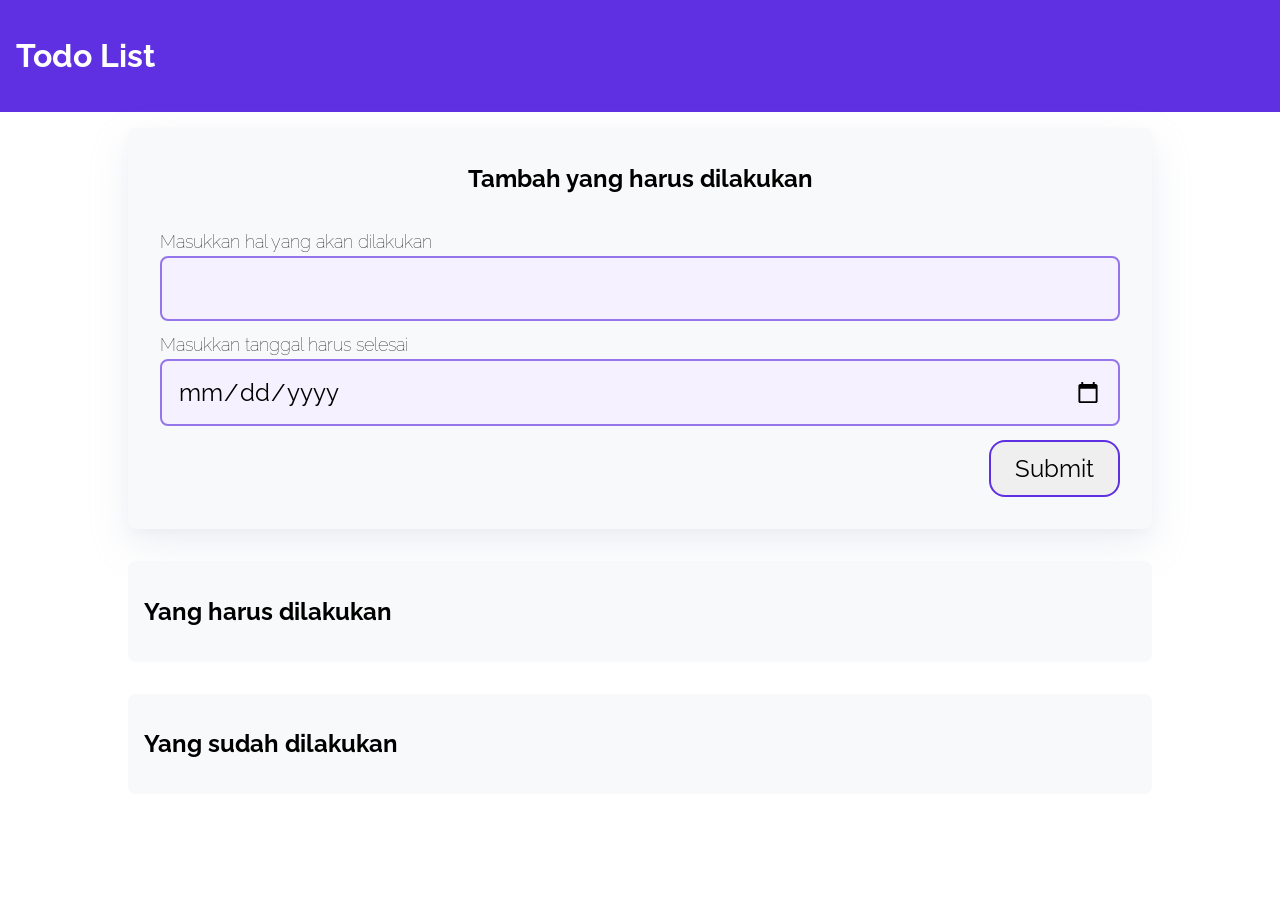
<file: frontend/EVENT/todoapps/index.html>
<!doctype html>
<html lang="en">
  <head>
    <meta charset="UTF-8" />
    <meta http-equiv="X-UA-Compatible" content="IE=edge" />
    <meta name="viewport" content="width=device-width, initial-scale=1.0" />
    <title>Todo Apps</title>
    <link rel="stylesheet" href="css/style.css" />
  </head>

  <body>
    <header>
      <h1>Todo List</h1>
    </header>

    <div class="wrapper">
      <div class="container bg-white shadow" id="add-todo">
        <h2 class="container-header text-center">
          Tambah yang harus dilakukan
        </h2>
        <form class="form" action="#" id="form">
          <div class="form-group form-title">
            <label for="title">Masukkan hal yang akan dilakukan</label>
            <input type="text" id="title" name="title" required />
          </div>
          <div class="form-group form-title">
            <label for="date">Masukkan tanggal harus selesai</label>
            <input type="date" id="date" name="date" required />
          </div>
          <input
            type="submit"
            value="Submit"
            name="Submit"
            class="btn-submit"
          />
        </form>
      </div>

      <div class="container">
        <h2 class="container-header">Yang harus dilakukan</h2>

        <div class="list_item" id="todos">
          
        </div>
      </div>

      <div class="container">
        <h2 class="container-header">Yang sudah dilakukan</h2>

        <div class="list_item" id="completed-todos">

        </div>
      </div>
    </div>

    <script src="js/script.js" type="text/javascript"></script>
  </body>
</html>
</file>
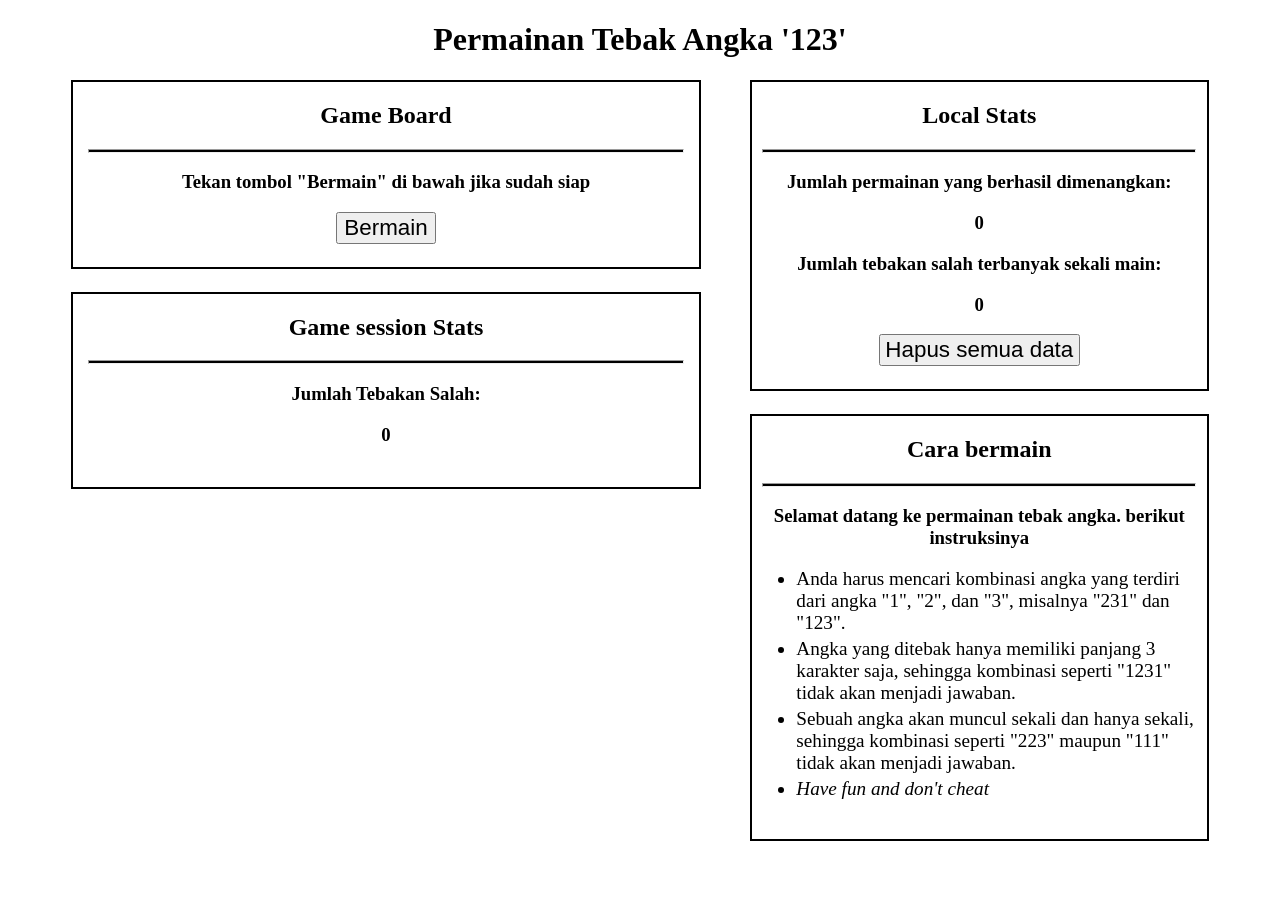
<file: frontend/webStorage/ImplementasiWebStorage/index.html>
<!DOCTYPE html>
<html lang="en">
<head>
    <meta charset="UTF-8">
    <meta name="viewport" content="width=device-width, initial-scale=1.0">
    <title>Web Storage Game</title>

    <link rel="stylesheet" href="style.css">
</head>
<body align="center">
    <h1 align="center">Permainan Tebak Angka '123'</h1>
    <div class="contents">
        <div class="child-content" id="total-stats" align="center">
            <h2>Local Stats</h2>
            <hr>
            <div id="all-local-stats">
                <div class="local-stat-item">
                    <h3>Jumlah permainan yang berhasil dimenangkan:</h3>
                    <h3 id="local-total-victory-field"></h3>
                </div>
                <div class="local-stat-item">
                    <h3>Jumlah tebakan salah terbanyak sekali main:</h3>
                    <h3 id="local-maximum-attempt-field"></h3>
                </div>
                <button class="button" id="destroy-data-button">Hapus semua data</button>
            </div>
        </div>

        <div class="child-content" id="gameboard" align="center">
            <h2>Game Board</h2>
            <hr>
            <div id="before-game-display">
                <h3>Tekan tombol "Bermain" di bawah jika sudah siap</h3>
                <button class="button" id="play-button">Bermain</button>
            </div>
            <div id="during-game-display" hidden>
                <h3>Silahkan menebak angka!</h3>
                <h3>Jawaban Anda:</h3>
                <h1>"<u><span id="session-user-answer-field"></span></u>"</h1>
                <button class="answer-button" id="answer-1-button">1</button>
                <button class="answer-button" id="answer-2-button">2</button>
                <button class="answer-button" id="answer-3-button">3</button>
                <h3>"<span id="session-user-wrong-answer-field"></span>" bukanlah jawaban yang tepat</h3>
            </div>
            <div id="after-game-display" hidden>
                <h3>Selamat Tebakan Anda Benar!</h3>
                <h3>Jawabannya adalah: </h3>
                <h1>"<span id="session-true-answer-field"></span>"</h1>
                <h3><i>Refresh</i> halaman ini untuk mencoba lagi</h3>
            </div>
        </div>

        <div class="child-content" id="session-stats" align="center">
            <h2>Game session Stats</h2>
            <hr>
            <div id="all-session-stats">
                <div class="session-stat-item">
                    <h3>Jumlah Tebakan Salah:</h3>
                    <h3 id="session-user-attempts-amount-field"></h3>
                </div>
            </div>
        </div>

        <div class="child-content" id="instructions">
            <h2 align="center">Cara bermain</h2>
            <hr>
            <h3 align="center">Selamat datang ke permainan tebak angka. berikut instruksinya</h3>
            <ul id="instructions-list" align="left">
                <li>Anda harus mencari kombinasi angka yang terdiri dari angka "1", "2", dan "3", misalnya "231" dan "123".</li>
                <li>Angka yang ditebak hanya memiliki panjang 3 karakter saja,
                    sehingga kombinasi seperti "1231" tidak akan menjadi jawaban.
                </li>
                <li>
                    Sebuah angka akan muncul sekali dan hanya sekali,
                    sehingga kombinasi seperti "223" maupun "111" tidak akan menjadi jawaban.
                </li>
                <li><i>Have fun and don't cheat</i></li>
            </ul>
        </div>
    </div>
    <script src="script.js"></script>
</body>
</html>
</file>
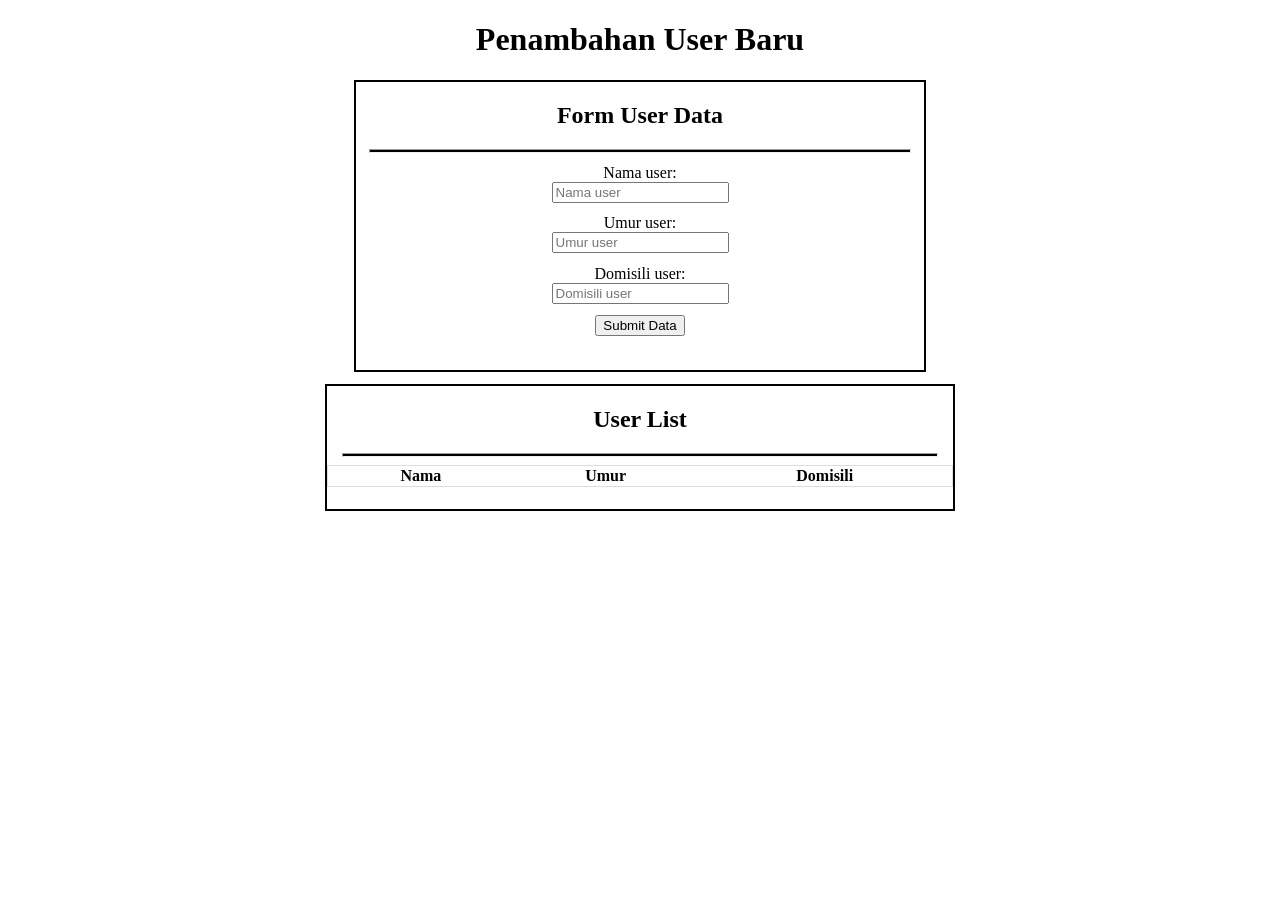
<file: frontend/webStorage/json/index.html>
<!doctype html>
<html>
  <head>
    <title>Web Storage JSON</title>
    <style>
      hr {
        height: 2px;
        color: black;
        background-color: black;
        width: 95%;
      }

      table {
        border-collapse: collapse;
        border-spacing: 0;
        width: 100%;
        border: 1px solid #ddd;
      }

      .contents {
        margin-left: 5%;
        margin-right: 5%;
      }

      .child-content {
        border: 2px solid black;
        padding-bottom: 2%;
        margin-bottom: 1%;
      }

      .form-element {
        margin: 2%;
      }

      #user-form {
        width: 50%;
        height: 40%;
      }

      #user-list {
        margin-top: 1%;
        width: 55%;
      }

      #instructions-list {
        margin-left: 1%;
        margin-right: 1%;
      }
    </style>
  </head>
  <body>
    <h1 align="center">Penambahan User Baru</h1>
    <div class="contents" align="center">
      <div class="child-content" id="user-form">
        <h2>Form User Data</h2>
        <hr />
        <form id="form-data-user">
          <div class="form-element">
            <label for="nama">Nama user:</label><br />
            <input
              id="nama"
              type="text"
              name="nama"
              placeholder="Nama user"
              value=""
              maxlength="10"
              required
            /><br />
          </div>
          <div class="form-element">
            <label for="umur">Umur user:</label><br />
            <input
              id="umur"
              type="text"
              name="umur"
              placeholder="Umur user"
              value=""
              maxlength="2"
              required
            /><br />
          </div>
          <div class="form-element">
            <label for="domisili">Domisili user:</label><br />
            <input
              id="domisili"
              type="text"
              name="domisili"
              placeholder="Domisili user"
              value=""
              maxlength="10"
              required
            /><br />
          </div>
          <div class="form-element">
            <input id="submitButton" type="submit" value="Submit Data" />
          </div>
        </form>
      </div>

      <div class="child-content" id="user-list">
        <h2>User List</h2>
        <hr />
        <table id="user-list-table">
          <thead>
            <tr>
              <th>Nama</th>
              <th>Umur</th>
              <th>Domisili</th>
            </tr>
          </thead>
          <tbody id="user-list-detail" align="center"></tbody>
        </table>
      </div>
    </div>
    <script src="script.js"></script>
  </body>
</html>
</file>
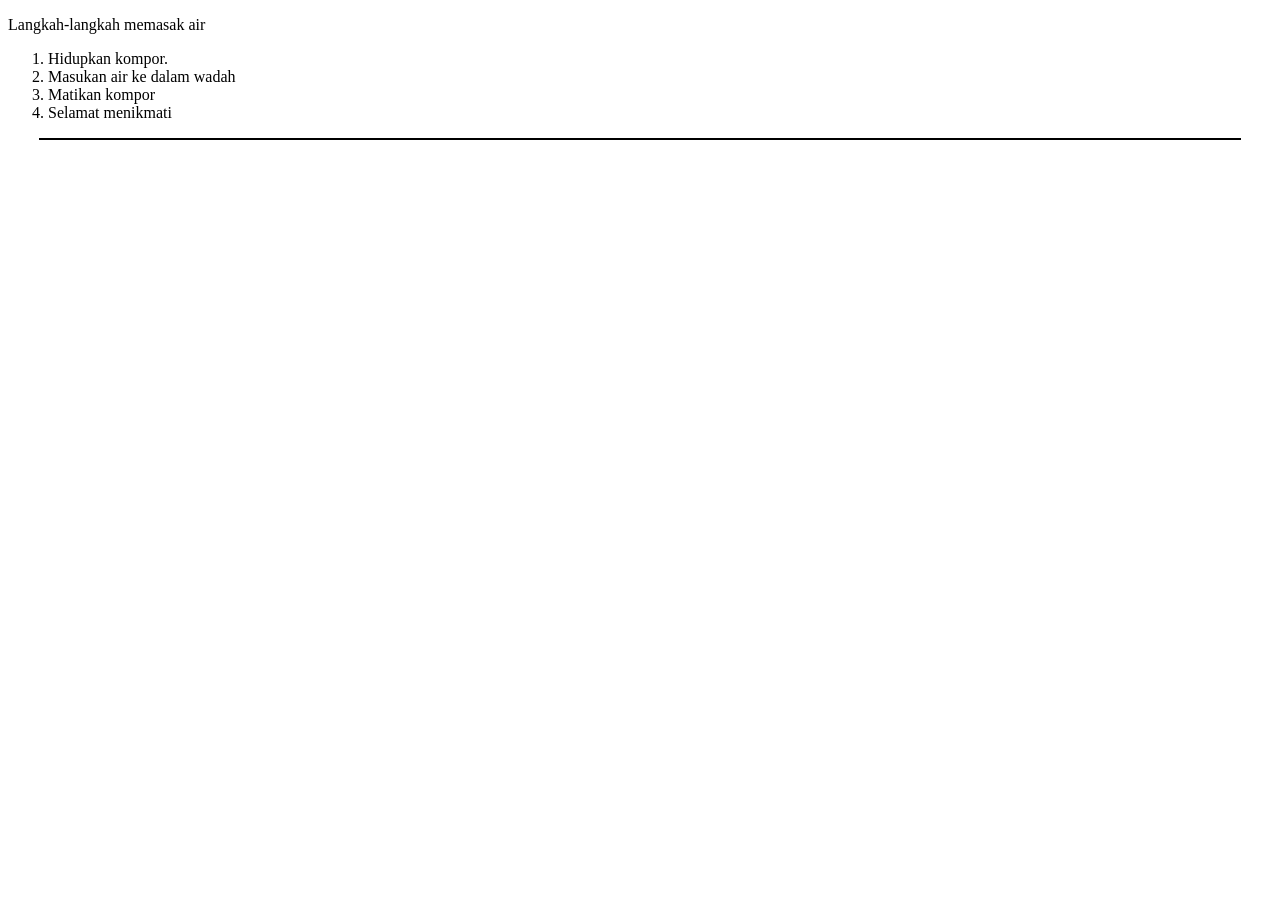
<file: frontend/BOM_DOM/indek.html>
<!DOCTYPE html>
<html lang="en">
<head>
    <meta charset="UTF-8">
    <meta name="viewport" content="width=device-width, initial-scale=1.0">
    <title>Memasak Air</title>
</head>
<body>
    <p id="name"> Langkah-langkah memasak air</p>
    <ol id="daftar">
        <li id="awal">Masukan air ke dalam wadah</li>
        <li id="akhir">Matikan kompor</li>
    </ol>
    <hr size="2" width="95%" color="black">

    <script src="skrip.js"></script>
</body>
</html>
</file>
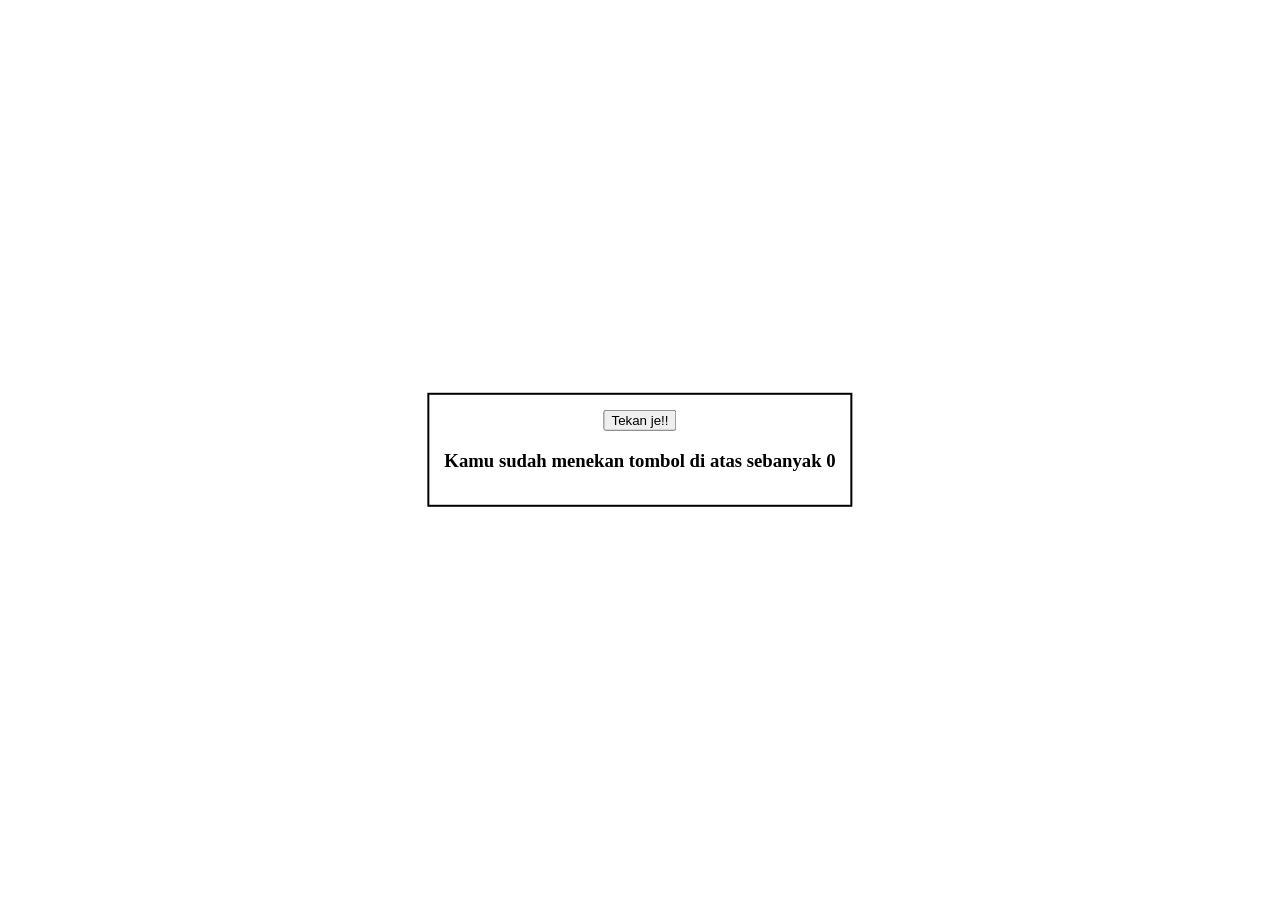
<file: frontend/EVENT/event.html>
<!DOCTYPE html>
<html lang="en">
<head>
    <meta charset="UTF-8">
    <meta name="viewport" content="width=device-width, initial-scale=1.0">
    <title>Event World</title>

    <link rel="stylesheet" href="style.css">
</head>
<body>
    <div class="contents" align="center" hidden>
        <button id="incrementButton">Tekan je!!</button>
        <h3>Kamu sudah menekan tombol di atas sebanyak <span id="count">0</span></h3>
    </div>

    <script src="script.js"></script>
</body>
</html>
</file>
<file: LandingPage_Dicoding/css/style.css>
*,
*::before,
*::after{
    box-sizing: border-box;
}

body{
    font-family: 'Quicksand', sans-serif;
    height: 100vh;
    margin: 0;

    display: flex;
    flex-direction: column;
}

.navbar-container {
    width: 100%;
    max-width: 1200px;
    padding-block: 1rem;
    margin-inline: auto;

    display: flex;
    justify-content: space-around;
    align-items: center;

    z-index: 9999;
}

.navbar-container .logo img{
    width: 150px;
}

.navbar-container .nav-list ul{
    padding-left: 0;

    display: flex;
    justify-content: center;
    gap: 2rem 1rem;
}

.navbar-container .nav-list li {
    list-style-type: none;
}

.navbar-container .nav-list li a{
    padding: 0.5rem 1.5rem;
    border-radius: 999px;

    text-decoration: none;
    font-size: 1.05 rem;
    font-weight: 500;
    color: black;

    transition: all 0.2s ease-in-out;
}

.navbar-container .nav-list li:hover a{
    background-color: #425c77;
    color: white;
}

main {
    flex: 1;

    width: 100%;
    max-width: 1200px;
    margin-inline: auto;
    padding: 2rem 4rem;

    display: flex;
    align-items: center;
}

.content {
    flex: 1;
    
    display: flex;
    align-items: center;
}

.content .content-description{
    flex: 1 1;
}

.content .content-description .title {
    margin-block: 1rem;

    font-size: 3.5rem;
}

.content .content-description p {
    font-size: 1.2rem;
    line-height: 1.7rem;
}

.content .content-description button {
    padding: 0.8rem 2.5rem;
    border: 3px solid transparent;
    border-radius: 999px;
    margin-block-start: 1rem;


    background-color: #2d3e50;
    
    font-family: 'Quicksand', sans-serif;
    text-transform: uppercase;
    font-size: 1rem;
    font-weight: 700;
    color: white;

    cursor: pointer;
    transition: all 0.15s ease-in;
}

.content .content-description button:hover {
    border: 3px solid #2d3e50;
    background-color: transparent;

    color: #2d3e50;
}

.content .content-image{
    flex: 1;

    display: flex;
}

.content .content-image img{
    width: 300px;
    min-width: 250px;
    margin: auto;
}

main aside {
    position: fixed;
    inset-block: 0;
    inset-inline-end: 0;
}

main aside .social-media {
    height: 100%;
    display: flex;
}

main aside .social-media ul {
    padding: 1.5rem 1rem;
    border-top-left-radius: 12px;
    border-bottom-right-radius: 12px;
    margin: auto;
    background-color: #2d3e50;

    display: flex;
    flex-flow: column nowrap;
    align-items: center;
    justify-content: center;
}

main aside .social-media li {
    list-style-type: none;
}

main aside .social-media li a{
    text-decoration: none;
    font-size: 1.5rem;
    color: white;

    transition: all 0.1s ease-in-out;
}

main aside .social-media li a:hover{
    color: #89b0d9;
}

@media screen and (max-width: 768px){
    .navbar-container {
        flex-direction: column;
    }

    .navbar-container .nav-list ul {
        flex-wrap: wrap;
        column-gap: 0.5rem;
    }

    main {
        padding: 1rem 3rem;
    }

    .content {
        flex-direction: column;
        gap: 2rem;
    }

    .content .content-description .title{
        font-size: 3rem;
    }

    .content .content-description p{
        font-size: 1rem;
    }

    .content .content-image{
        order: -1;
    }
}
</file>
<file: Submision/asset/css/style.css>
*,
*::before,
*::after{
    box-sizing: border-box;
}

body {
    font-family: 'Quicksand', sans-serif;
    height: 100vh;
    margin: 0;

    display: flex;
    flex-direction: column;
}

header {
    width: 100%;    
    background-color: white;
    border-bottom: 1px solid #e2e8f0;
    position: sticky;
    top: 0;
    z-index: 1000;
}

.nav-container {
    max-width: 1200px;
    margin-inline: auto;
    padding: 0.75rem 2rem;
    display: flex;
    justify-content: space-between;
    align-items: center;
}

header .logo img{
    width: auto;
    height: 100px;
    display: block;
}

header .nav-list li {
    list-style-type: none;
}

header .nav-list ul{
    list-style: none;
    padding: 0;
    margin: 0;
    display: flex;
    align-items: center;
    gap: 0.5rem;
}

header .nav-list li a{
    display: inline-block;
    padding: 0.5rem 1.5rem;
    border-radius: 100px;

    text-decoration: none;
    font-size: 0.95rem;
    font-weight: 600;
    color: #4a5568;

    transition: all 0.2s ease;
}

header .nav-list li a:hover,
header .nav-list li a:active{
    background-color: #caf5eb;
    color: #00a2c6;
}

.btn-contact {
    display: inline-block;
    text-decoration: none;
    color: white;
    font-size: 0.9rem;
    font-weight: 600;
    padding: 0.6rem 1.4rem;
    background-color: #425c77;
    border-radius: 100px;
    transition: background-color 0.2s ease, transform 0.1s ease;
}

.btn-contact:hover {
    background-color: #33475b;
}

.btn-contact:active {
    transform: scale(0.98);
}

main {
    flex: 1;

    width: 100%;
    max-width: 1200px;
    margin-inline: auto;
    padding: 2rem 4rem;

    display: flex;
    align-items: flex-start;
    gap: 2rem;
}

.hero, .project-class, .profile-card, .skills-card, .contact-card {
    box-shadow: 0px 4px 8px 0px rgba(0,0,0,0.2);
    border-radius: 10px;

    padding: 20px;
}

.project-class{
    flex: 1;
    display: flex;
    flex-direction: column;
    justify-content: space-between;
}

.content {
    flex: 2;
    display: flex;
    flex-direction: column;
    gap: 1.5rem;
}

.project-list {
    display: flex;
    gap: 1.5rem;
}

.profile-card{
    text-align: center;
}

.profile-card img{
    width: 150px;
    height: auto;
    border-radius: 50%;
    object-fit: cover;
    margin-bottom: 1rem;
}

.input {
    padding: 12px 16px;
    width: 100%;
    margin-bottom: 12px;
    border-radius: 8px;
    border: 1px solid #ccc;
    outline: none;
    font-family: inherit;
}

.input:focus{
    border-color: teal;
}

.btn-send {
    width: 100%;
    background-color: #425c77;
    color: white;
    border: none;
    cursor: pointer;
    font-weight: 600;
    transition: background-color 0.2s;
    padding: 10px;
    border-radius: 10px;
}

.btn-send:hover{
    background-color: #374c62;
}

footer {
    width: 100%;
    color: white;
    background-color: #00a2c6;
    padding: 2rem;
    margin-top: auto;
}

.footer-container {
    max-width: 1200px;
    margin-inline: auto;
    padding-inline: 2rem;
    display: flex;
    justify-content: space-between;
    align-items: center;
    flex-wrap: wrap;
    gap: 1.5rem;
}

.footer-brand{
    display: flex;
    align-items: center;
    gap: 2rem;
}

.footer-brand h3 {
    margin: 0 0 0.25rem 0;
    font-size: 1.25rem;
    font-weight: 700;
}

.footer-brand p{
    margin: 0;
    font-size: 0.85rem;
    opacity: 0.9;
}

.footer-links li a{
    text-decoration: none;
    color: white;
    font-size: 0.95rem;
    font-weight: 500;
    transition: opacity 0.2s ease, transform 0.2 ease;
    display: inline-block;
}

.footer-links li a:hover{
    opacity: 0.75;
    text-decoration: underline;
}

.footer-links {
    display: flex;
    align-items: center;
    gap: 1.5rem;
    padding: 0;
    margin: 0;
    list-style: none;    
}

aside {
    flex: 1;
    display: flex;
    flex-direction: column;
    gap: 1.5rem;
}

.tech-tags {
    display: flex;
    flex-wrap: wrap;
    gap: 0.5rem;
    margin-bottom: 0.75rem;
}

.tech-tags span{
    background-color: #e0f2f1;
    color: teal;
    padding: 0.25rem 0.75rem;
    border-radius: 20px;
    font-size: 0.8rem;
    font-weight: 600;
}


@media (max-width: 768px){
    main{
        flex-direction: column;
        padding: 1.5rem 1rem;
    }

    aside {
        order: -1;
        width: 100%;
    }

    .content {
        width: 100%;
    }

    .nav-container {
        flex-direction: column;
        gap: 0.75rem;
        padding: 1rem;
    }

    header .nav-list ul {
        gap: 0.25rem;
        flex-wrap: wrap;
        justify-content: center;
    }

    header .nav-list li a {
        padding: 0.4rem 0.75rem;
        font-size: 0.85rem;
    }

    .btn-contact {
        display: none;
    }

    .contact-form {
        display: flex;
        flex-direction: column;
        gap: 0.75rem;
    }

    .contact-form .input {
        width: 100%;
        margin-bottom: 0;
    }

    .contact-form .btn-send {
        width: 100%;
        padding: 0.75rem;
    }

    .project-list{
        flex-direction: column;
    }

    .footer-container{
        flex-direction: column;
        text-align: center;
        gap: 1rem;
    }

    .footer-links{
        justify-content: center;
    }
}

.contact-form{
    display: flex;
    gap: 10px;
    align-items: center;
}

.contact-form .input{
    margin-bottom: 0;
    flex: 1;
}

.contact-form .btn-send{
    margin-top: 0;
    white-space: nowrap;
    width: auto;
}

.footer-brand img {
    width: 150px;
}

.project-link, .hero span {
    font-weight: bold;
}

.btn-resume {
    border: 1px solid black;
    width: 100%;
    padding: 10px;
    text-decoration: none;
    color: black;
    font-weight: 700;
    border-radius: 10px;
    transition: background-color 0.2s ease-in-out;
}

.btn-resume:hover{
    background-color: rgb(239, 237, 237);
}
</file>
<file: frontend/expense-tracker-starter-project/style.css>
/* =========================================================
   Expense Tracker App — style.css
   Penamaan class menggunakan konvensi BEM dengan namespace "tracker"
   ========================================================= */

@import url('https://fonts.googleapis.com/css2?family=Outfit:wght@400;500;600;700;800&display=swap');

:root {
  --bg-page: #F6F7F9;
  --bg-card: #FFFFFF;

  --text-dark: #09090B;
  --text-muted: #71717A;

  --accent-blue: #2563EB;
  --accent-light: #EFF6FF;

  --color-income: #10B981;
  --bg-income: #ECFDF5;
  --color-expense: #F43F5E;
  --bg-expense: #FFF1F2;

  --border-light: #E4E4E7;

  --font-family: 'Outfit', sans-serif;
  --card-radius: 20px;
  --card-padding: 24px;
}

* { margin: 0; padding: 0; box-sizing: border-box; }

body {
  background-color: var(--bg-page);
  color: var(--text-dark);
  font-family: var(--font-family);
  -webkit-font-smoothing: antialiased;
  padding: 1.5rem;
  display: flex;
  justify-content: center;
}

/* =========================================================
   UTILITAS AKSESIBILITAS (SCREEN READER ONLY)
   ========================================================= */
.visually-hidden {
  position: absolute;
  width: 1px;
  height: 1px;
  padding: 0;
  margin: -1px;
  overflow: hidden;
  clip: rect(0, 0, 0, 0);
  white-space: nowrap;
  border: 0;
}

/* =========================================================
   TRACKER APP — WRAPPER UTAMA
   ========================================================= */
.tracker-app {
  max-width: 1200px;
  width: 100%;
  display: flex;
  flex-direction: column;
  gap: 1.75rem;
}

.tracker-app main {
  display: flex;
  flex-direction: column;
  gap: 1.75rem;
}

/* Kartu dasar yang dipakai bersama di semua section */
.tracker-summary__balance,
.tracker-summary__stat,
.tracker-form-section__card,
.tracker-search,
.tracker-transaction-list {
  background: var(--bg-card);
  border-radius: var(--card-radius);
  border: 1px solid var(--border-light);
  padding: var(--card-padding);
  display: flex;
  flex-direction: column;
  min-width: 0;
}

/* =========================================================
   TRACKER HEADER
   ========================================================= */
.tracker-header {
  display: flex;
  justify-content: space-between;
  align-items: center;
  padding: 0.5rem 0;
}

.tracker-header__title {
  font-size: 1.5rem;
  font-weight: 800;
  letter-spacing: -0.03em;
}

.tracker-header__user {
  display: flex;
  align-items: center;
  gap: 0.85rem;
}

.tracker-header__user-info {
  display: flex;
  flex-direction: column;
  align-items: flex-end;
}

.tracker-header__greeting {
  font-size: 0.95rem;
  color: var(--text-dark);
}

.tracker-header__date {
  font-size: 0.8rem;
  color: var(--text-muted);
  font-weight: 500;
}

.tracker-header__avatar {
  width: 44px;
  height: 44px;
  border-radius: 50%;
  background-color: var(--bg-card);
  border: 1px solid var(--border-light);
  display: flex;
  align-items: center;
  justify-content: center;
  font-size: 1.2rem;
}

/* =========================================================
   TRACKER SUMMARY — RINGKASAN SALDO
   ========================================================= */
.tracker-summary {
  display: grid;
  grid-template-columns: 2fr 1.25fr 1.25fr;
  gap: 1.5rem;
}

.tracker-summary__label {
  font-size: 0.85rem;
  font-weight: 600;
  text-transform: uppercase;
  color: var(--text-muted);
  letter-spacing: 0.05em;
  margin-bottom: 0.75rem;
}

.tracker-summary__balance {
  background: linear-gradient(145deg, var(--bg-card) 40%, var(--accent-light) 100%);
}

.tracker-summary__balance-amount {
  font-size: 3.5rem;
  font-weight: 800;
  letter-spacing: -0.05em;
  margin-top: auto;
}

.tracker-summary__stat-amount {
  font-size: 2.25rem;
  font-weight: 700;
  letter-spacing: -0.04em;
  margin-top: auto;
}

.tracker-summary__stat-amount--income { color: var(--color-income); }
.tracker-summary__stat-amount--expense { color: var(--color-expense); }

/* =========================================================
   TRACKER FORM — INPUT TRANSAKSI BARU
   ========================================================= */
.tracker-form-section__card {
  box-shadow: 0 4px 20px rgba(0,0,0,0.02);
}

.tracker-form-section__heading {
  font-size: 0.85rem;
  font-weight: 600;
  text-transform: uppercase;
  color: var(--text-muted);
  letter-spacing: 0.05em;
  margin-bottom: 1rem;
}

.tracker-form {
  display: grid;
  grid-template-columns: 2fr 1fr 1fr 1fr auto;
  gap: 1rem;
  align-items: end;
}

.tracker-form__field {
  display: flex;
  flex-direction: column;
  gap: 0.4rem;
}

.tracker-form__label {
  font-size: 0.85rem;
  font-weight: 500;
  color: var(--text-dark);
}

.tracker-form__input {
  width: 100%;
  padding: 0.85rem 1rem;
  border-radius: 12px;
  border: 1px solid var(--border-light);
  background: #FCFCFC;
  font-family: inherit;
  font-size: 0.95rem;
  outline: none;
  transition: border-color 0.2s;
}

.tracker-form__input:focus {
  border-color: var(--accent-blue);
  background: var(--bg-card);
}

.tracker-form__submit {
  background: var(--text-dark);
  color: #fff;
  border: none;
  padding: 0.85rem 1.5rem;
  height: 44px;
  border-radius: 12px;
  font-family: inherit;
  font-weight: 600;
  font-size: 0.95rem;
  cursor: pointer;
  transition: transform 0.1s, opacity 0.2s;
}

.tracker-form__submit:hover { opacity: 0.85; }
.tracker-form__submit:active { transform: scale(0.98); }

/* =========================================================
   TRACKER SEARCH — FORM PENCARIAN
   ========================================================= */
.tracker-history {
  display: flex;
  flex-direction: column;
  gap: 1.5rem;
}

.tracker-search {
  padding: 1.25rem 1.5rem;
}

.tracker-search__form {
  display: flex;
  gap: 1rem;
}

.tracker-search__form .tracker-form__input {
  flex: 1;
  background: #FAFAFA;
}

.tracker-search__submit {
  background: var(--bg-page);
  border: 1px solid var(--border-light);
  padding: 0 1.5rem;
  border-radius: 12px;
  font-family: inherit;
  font-weight: 600;
  cursor: pointer;
  transition: background-color 0.2s;
}

.tracker-search__submit:hover { background: #E4E4E7; }

/* =========================================================
   TRACKER HISTORY — DAFTAR TRANSAKSI
   ========================================================= */
.tracker-history__grid {
  display: grid;
  grid-template-columns: 1fr 1fr;
  gap: 1.5rem;
}

.tracker-transaction-list__header {
  display: flex;
  justify-content: space-between;
  margin-bottom: 0.75rem;
}

.tracker-transaction-list__title {
  font-size: 0.85rem;
  font-weight: 600;
  text-transform: uppercase;
  color: var(--text-muted);
  letter-spacing: 0.05em;
}

.tracker-transaction-list__container {
  display: flex;
  flex-direction: column;
  gap: 0.75rem;
}

/* =========================================================
   TRACKER TRANSACTION ITEM — KARTU TRANSAKSI
   ========================================================= */
.tracker-transaction-item {
  display: flex;
  align-items: center;
  gap: 1rem;
  padding: 0.75rem 0;
  border-bottom: 1px solid var(--border-light);
}

.tracker-transaction-item:last-child { border-bottom: none; }

.tracker-transaction-item__icon {
  width: 48px;
  height: 48px;
  border-radius: 16px;
  display: flex;
  align-items: center;
  justify-content: center;
  font-size: 1.5rem;
  flex-shrink: 0;
}

.tracker-transaction-item__icon--income {
  background: var(--bg-income);
  color: var(--color-income);
}

.tracker-transaction-item__icon--expense {
  background: var(--bg-expense);
  color: var(--color-expense);
}

.tracker-transaction-item__detail {
  flex: 1;
  min-width: 0;
}

.tracker-transaction-item__title {
  font-weight: 600;
  font-size: 1.05rem;
  white-space: nowrap;
  overflow: hidden;
  text-overflow: ellipsis;
}

.tracker-transaction-item__date {
  font-size: 0.8rem;
  color: var(--text-muted);
}

.tracker-transaction-item__right {
  display: flex;
  flex-direction: column;
  align-items: flex-end;
  gap: 0.25rem;
  flex-shrink: 0;
}

.tracker-transaction-item__amount {
  font-weight: 700;
  font-size: 1.1rem;
}

.tracker-transaction-item__amount--income { color: var(--color-income); }
.tracker-transaction-item__amount--expense { color: var(--color-expense); }

.tracker-transaction-item__actions {
  display: flex;
  gap: 0.25rem;
  flex-wrap: wrap;
  justify-content: flex-end;
}

.tracker-transaction-item__btn {
  background: var(--bg-page);
  border: 1px solid var(--border-light);
  padding: 0.2rem 0.4rem;
  font-size: 0.75rem;
  border-radius: 6px;
  cursor: pointer;
  font-family: inherit;
  transition: background-color 0.2s, color 0.2s;
}

.tracker-transaction-item__btn:hover {
  background: var(--border-light);
  color: var(--text-dark);
}

/* =========================================================
   TRACKER FOOTER
   ========================================================= */
.tracker-footer {
  text-align: center;
  padding: 1.5rem 0 0.5rem 0;
  color: var(--text-muted);
  font-size: 0.85rem;
  margin-top: 1rem;
}

/* =========================================================
   RESPONSIVE — TABLET (≤ 1024px)
   ========================================================= */
@media (max-width: 1024px) {
  .tracker-summary {
    grid-template-columns: 1fr 1fr;
  }

  .tracker-summary__balance {
    grid-column: span 2;
  }

  .tracker-form {
    grid-template-columns: 1fr 1fr;
  }

  .tracker-form__field:nth-child(1) {
    grid-column: span 2;
  }

  .tracker-form__submit {
    grid-column: span 2;
  }

  .tracker-history__grid {
    grid-template-columns: 1fr;
  }
}

/* =========================================================
   RESPONSIVE — MOBILE (≤ 768px)
   ========================================================= */
@media (max-width: 768px) {
  body { padding: 0.75rem; }

  .tracker-app,
  .tracker-app main { gap: 1rem; }

  .tracker-summary {
    grid-template-columns: 1fr;
    gap: 1rem;
  }

  .tracker-summary__balance,
  .tracker-summary__stat {
    grid-column: span 1;
    padding: 1.25rem;
  }

  .tracker-summary__balance-amount {
    font-size: 2.25rem;
    word-break: break-all;
  }

  .tracker-summary__stat-amount { font-size: 1.75rem; }

  .tracker-form-section__card { padding: 1.25rem; }

  .tracker-form {
    display: flex;
    flex-direction: column;
    align-items: stretch;
    gap: 1.25rem;
  }

  .tracker-form__submit { width: 100%; margin-top: 0.5rem; }

  .tracker-history__grid {
    grid-template-columns: 1fr;
    gap: 1rem;
  }
}

/* =========================================================
   RESPONSIVE — MOBILE KECIL (≤ 640px)
   ========================================================= */
@media (max-width: 640px) {
  .tracker-search__form { flex-direction: column; }
  .tracker-search__submit { width: 100%; padding: 0.85rem; }

  .tracker-transaction-item {
    flex-wrap: wrap;
    align-items: flex-start;
  }

  .tracker-transaction-item__right {
    width: 100%;
    flex-direction: column;
    align-items: stretch;
    margin-top: 0.5rem;
    gap: 0.75rem;
  }

  .tracker-transaction-item__amount {
    padding-left: 4rem;
  }

  .tracker-transaction-item__actions { width: 100%; }

  .tracker-transaction-item__btn {
    flex: 1;
    padding: 0.75rem 0;
    font-size: 0.85rem;
    font-weight: 500;
  }
}
</file>
<file: frontend/webStorage/style.css>
.contents {
    border: 2px solid black;
    padding: 15px;

    position: fixed;
    top: 50%;
    left: 50%;

    transform: translate(-50%, -50%);
}

#generateButton {
    margin-top: 5px;
    margin-bottom: 15px;
}
</file>
<file: Training/css/style.css>
* {
    box-sizing: border-box;
}

body {
    font-family: 'Quicksand', sans-serif;

    margin: 0;
    padding: 0;
}

h2, h3 {
    color: #00a2c6;
}

footer {
    padding: 20px;
    color: white;
    background-color: #00a2c6;
    text-align: center;
    font-weight: bold;
}

nav a {
    font-size: 18px;
    font-weight: 400;
    text-decoration: none;

    color: white;
}


nav a:hover{
    font-weight: bold;
}

.profile {
    text-align: center;

    box-shadow: 0 4px 8px 0 rgba(0,0,0,0.2);
    border-radius: 10px;

    padding: 20px;
    margin-top: 20px;
}

.featured-image{
    width: 100%;
    max-height: 300px;
    object-fit: cover;
    object-position: center;
}

.profile img{
    width: 200px;
}

.card {
    box-shadow: 0 4px 8px 0 rgba(0,0,0,0.2);
    border-radius: 10px;

    padding: 20px;
}

.jumbotron {
    font-size: 20px;
    padding: 60px;
    background-color: #00c8eb;
    text-align: center;
    color: white;
}

nav li {
    list-style-type: none;
    margin-right: 20px;
}

nav{
    background-color: #00a2c6;
    padding: 5px;

    position: sticky;
    top: 0;
}

main {
    padding: 20px;

    display: flex;
    gap: 1.5rem;
}

#content {
    flex: 5;
}

aside{
    flex: 1;
}

@media screen and (max-width: 1200px) {
    main{
        flex-flow: column nowrap;
    }

    main aside {
        align-self: center;
    }
    }

@media screen and (max-width: 768px) {
    nav ul {
        justify-content: center;
    }
    main aside{
        align-self: stretch;
    }
}

header{
    display: inline;
}

nav ul {
    padding-inline: 4rem;
    display: flex;

    gap: 2rem;
}
</file>
<file: frontend/EVENT/bubbling_N_capturing/style.css>
body div{
    width: 60%;

    margin: 8px;
    padding: 5px;
    border: 2px solid black;
}
</file>
<file: frontend/EVENT/form/style.css>
.contents {
    border: 2px solid black;
    padding: 15px;

    position: fixed;
    top: 50%;
    left: 50%;

    transform: translate(-50%, -50%);
}

.form-elemeny {
    margin: 8px;
    text-align: left;
}
</file>
<file: frontend/EVENT/todoapps/css/style.css>
@import url('https://fonts.googleapis.com/css2?family=Raleway&display=swap');

* {
    box-sizing: border-box;
}

html, body {
    font-family: Raleway, sans-serif;
    margin: 0;
    padding: 0;
    box-sizing: border-box;
}

header {
    background: #5F30E2;
    padding: 16px;
    color: white;
}

.wrapper {
    display: flex;
    flex-direction: column;
    align-items: center;
}

.wrapper .container {
    width: 1024px;
    border-radius: 8px;
    margin: 16px;
    background: #F8F9FA;
    padding: 16px;
    flex-grow: 1;
    height: fit-content;
}


.item {
    border-radius: 16px;
    margin-top: 16px;
    padding: 12px 24px 12px 24px;
    background: white;
    display: flex;
    align-items: center;
}

.item > .inner h2 {
    margin-bottom: unset;
}

.item > .inner p {
    margin-top: 5px;
}

.form {
    display: flex;
    padding: 16px;
    flex-direction: column;
    height: 300px;
    border-radius: 16px;
}

.form-group {
    display: flex;
    flex-direction: column;
}

.form-group label {
    margin-bottom: 4px;
    font-size: 18px;
    font-weight: lighter;
}

.shadow {
    box-shadow: 0 5px 10px rgba(154, 160, 185, .05), 0 15px 40px rgba(166, 173, 201, .2);
}

input[type=text], input[type=date] {
    font-family: Raleway, sans-serif;
    background: #F5F1FF;
    border: 2px solid #9475EA;
    border-radius: 8px;
    padding: 16px;
    box-sizing: border-box;
    margin-bottom: 8px;
    font-size: 24px;
}

.btn-submit {
    width: fit-content;
    font-family: Raleway, sans-serif;
    border-radius: 16px;
    padding: 12px 24px;
    border: 2px solid #5F30E2;
    color: black;
    font-size: 24px;
    margin-top: auto;
    align-self: flex-end;
    cursor: pointer;
}

.btn-submit:hover {
    background: #5F30E2;
    color: white;
}

input[type=text], input[type=date], .btn-submit:focus {
    outline: none;
}

.text-center {
    text-align: center;
}

.form-title {
    margin: auto 0;
}

.check-button {
    width: 40px;
    height: 40px;

    background: url('../assets/check-outline.svg');
    background-size: contain;
    margin-left: auto;
    cursor: pointer;
    border: none;
}

.check-button:hover {
    background: url('../assets/check-solid.svg');
    background-size: contain;
}

.trash-button {
    width: 40px;
    height: 40px;

    background: url('../assets/trash-outline.svg');
    background-size: contain;
    margin-left: 16px;
    cursor: pointer;
    border: none;
}

.trash-button:hover {
    background: url('../assets/trash-fill.svg');
    background-size: contain;
}

.undo-button {
    width: 40px;
    height: 40px;

    background: url('../assets/undo-ouline.svg');
    background-size: contain;
    margin-left: auto;
    cursor: pointer;
    border: none;
}

.undo-button:hover {
    background: url('../assets/undo-ouline.svg');
    background-size: contain;
}

.check-button:focus, .trash-button {
    outline: none;
}


@media only screen and (max-width: 1024px) {
    .wrapper {
        margin: 0;
    }

    .wrapper .container {
        width: 100%;
    }

    .list-item {
        width: 90%;
    }

    .form {
        width: 100%;
    }
}
</file>
<file: frontend/webStorage/ImplementasiWebStorage/style.css>
hr {
    height: 2px;
    color: black;
    background-color: black;
    width: 95%;
}

li {
    margin-top: 1%;
    margin-bottom: 1%;
    font-size: 120%;
}

.contents {
    margin-left: 5%;
    margin-right: 5%;
}

.child-content {
    border: 2px solid black;
    padding-bottom: 2%;
    margin-bottom: 1%;
}

.button {
    padding-left: 1%;
    padding-right: 1%;
    font-size: 140%;
}

.answer-button {
    margin-left: 2%;
    margin-right: 2%;
    padding: 2%;
    font-size: 140%;
    width: 12%;
}

#total-stats {
    float: right;
    width: 40%;
    height: 50%;
}

#gameboard {
    float: left;
    width: 55%;
    height: 40%;
}

#session-stats {
    float: left;
    margin-top: 1%;
    width: 55%;
}

#instructions {
    float: right;
    margin-top: 1%;
    width: 40%;
}

#instructions-list {
    margin-left: 1%;
    margin-right: 1%;
}
</file>
<file: frontend/EVENT/style.css>
.contents{
    position: fixed;
    top: 50%;
    left: 50%;
    transform: translate(-50%, -50%);
    border: 2px solid black;
    padding: 15px;
}

#generateButton {
    margin-top: 5px;
    margin-bottom: 15px;
}
</file>
